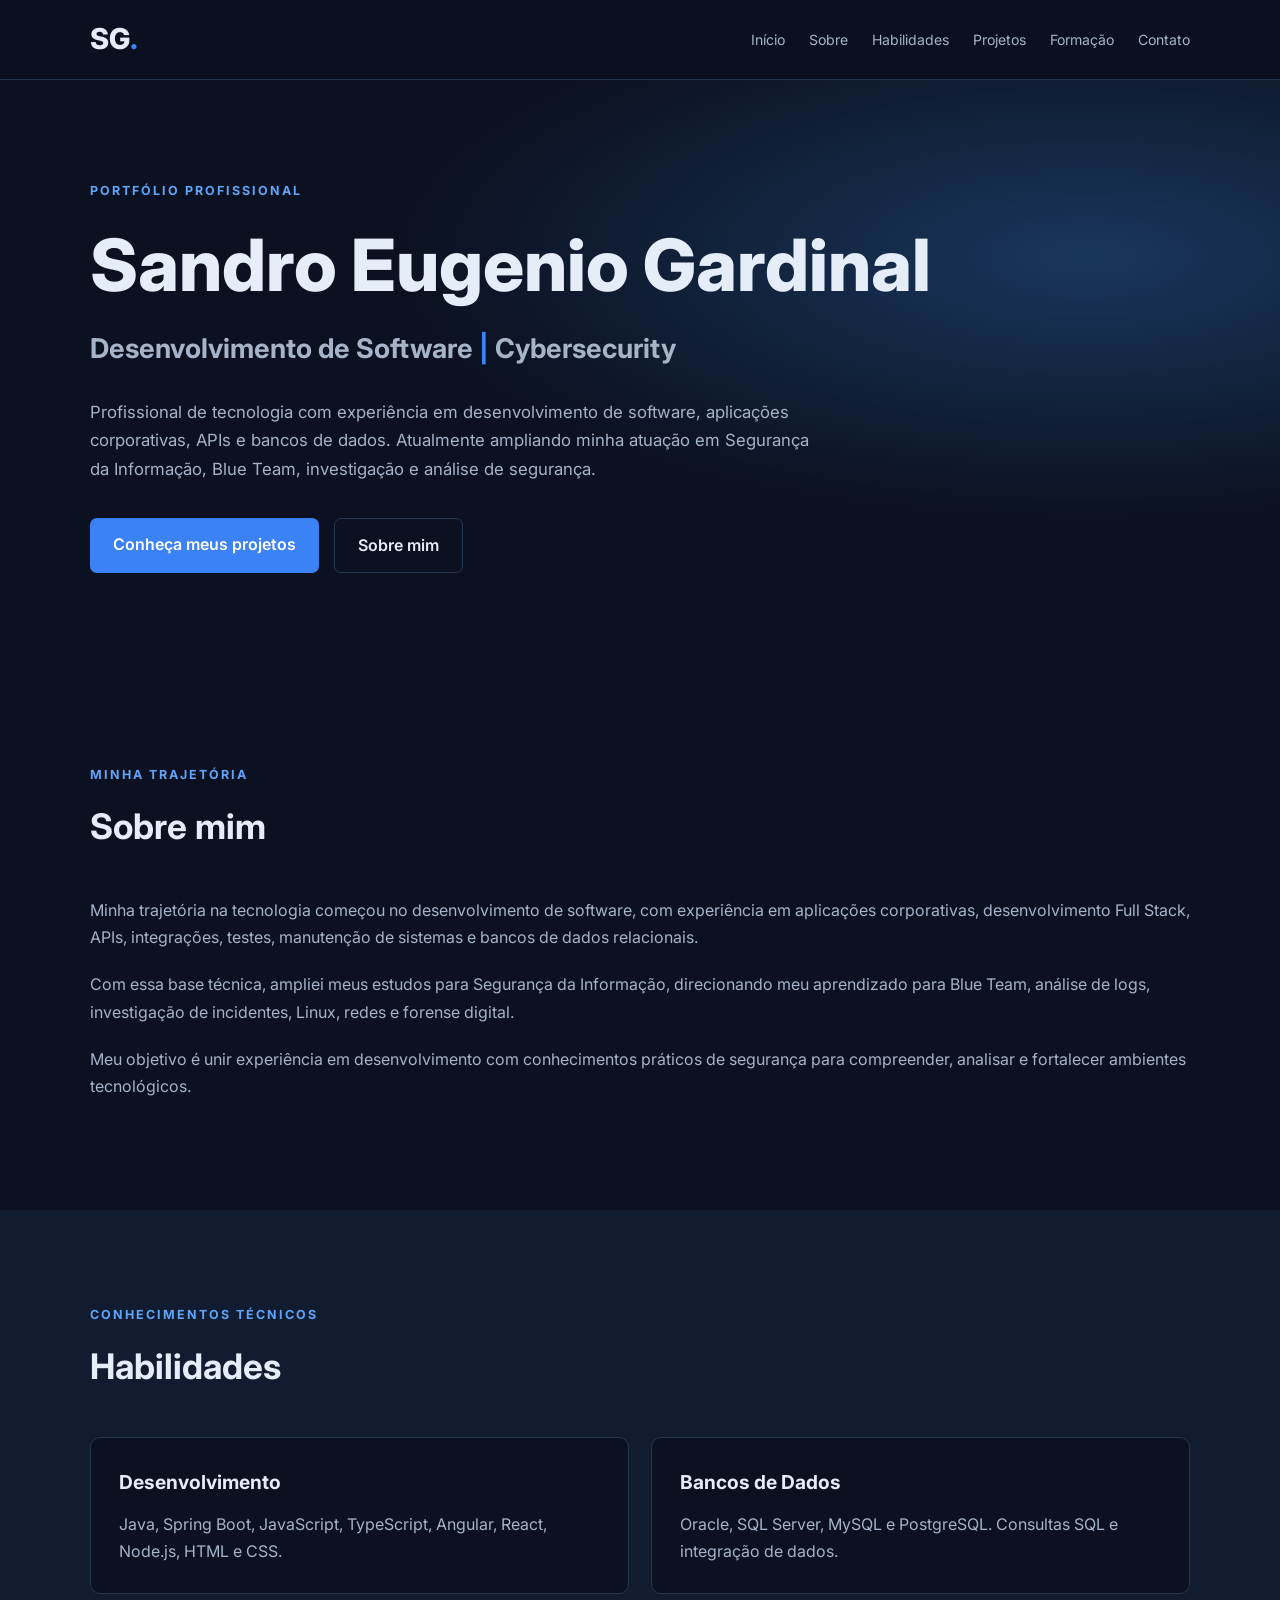
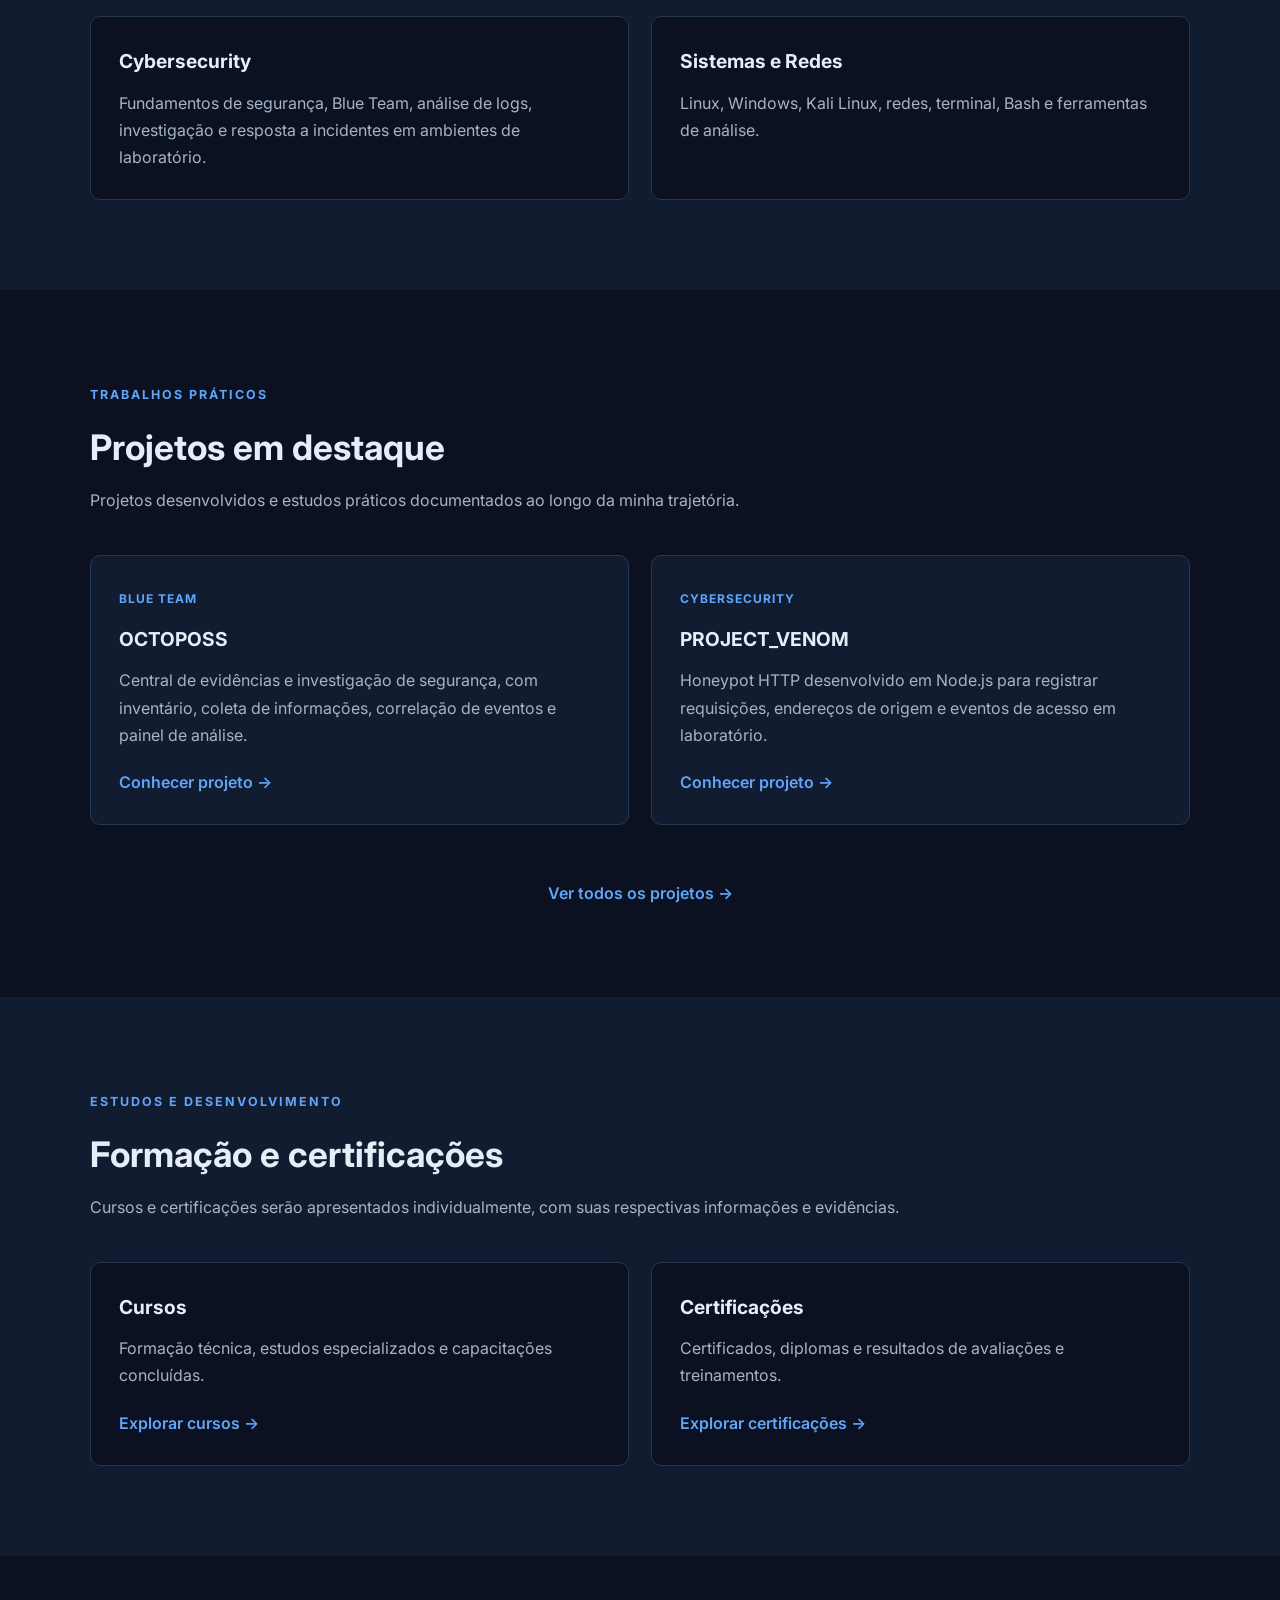
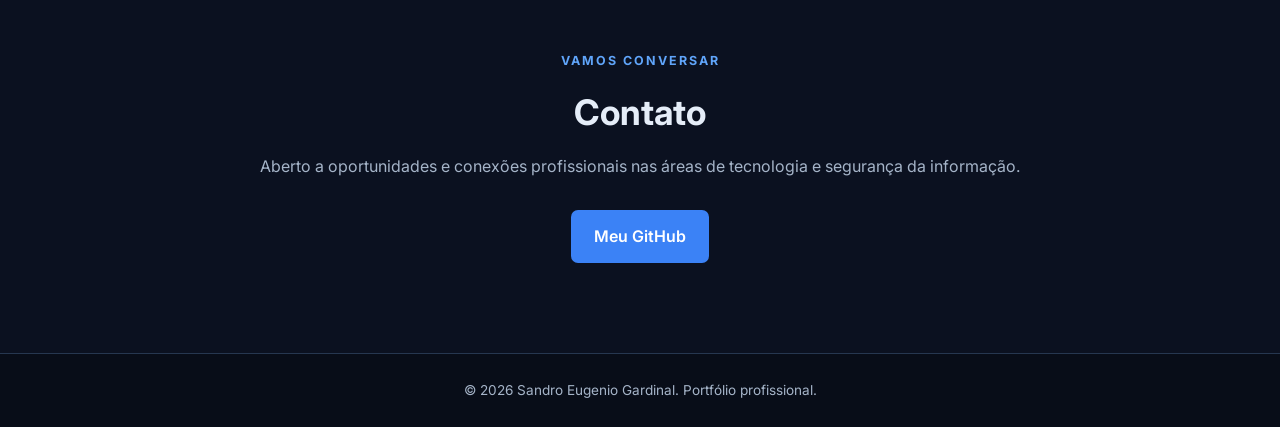
<file: index.html>
<!DOCTYPE html>
<html lang="pt-BR">
<head>
    <meta charset="UTF-8">
    <meta name="viewport" content="width=device-width, initial-scale=1.0">

    <meta name="description" content="Portfólio profissional de Sandro Eugenio Gardinal. Desenvolvimento de software, Cybersecurity, Blue Team e projetos práticos.">

    <meta name="author" content="Sandro Eugenio Gardinal">

    <title>Sandro Gardinal | Portfólio Profissional</title>

    <link rel="stylesheet" href="assets/css/style.css">
</head>

<body>

    <header class="header">
        <nav class="navbar">
            <a href="index.html" class="logo">SG<span>.</span></a>

            <ul class="nav-links">
                <li><a href="#inicio">Início</a></li>
                <li><a href="#sobre">Sobre</a></li>
                <li><a href="#habilidades">Habilidades</a></li>
                <li><a href="#projetos">Projetos</a></li>
                <li><a href="#formacao">Formação</a></li>
                <li><a href="#contato">Contato</a></li>
            </ul>
        </nav>
    </header>

    <main>

        <section id="inicio" class="hero">

            <div class="hero-content">

                <span class="eyebrow">
                    PORTFÓLIO PROFISSIONAL
                </span>

                <h1>
                    Sandro Eugenio Gardinal
                </h1>

                <h2>
                    Desenvolvimento de Software
                    <span>|</span>
                    Cybersecurity
                </h2>

                <p>
                    Profissional de tecnologia com experiência em
                    desenvolvimento de software, aplicações corporativas,
                    APIs e bancos de dados. Atualmente ampliando minha
                    atuação em Segurança da Informação, Blue Team,
                    investigação e análise de segurança.
                </p>

                <div class="hero-buttons">
                    <a href="#projetos" class="btn btn-primary">
                        Conheça meus projetos
                    </a>

                    <a href="#sobre" class="btn btn-secondary">
                        Sobre mim
                    </a>
                </div>

            </div>

        </section>

        <section id="sobre" class="section">

            <div class="section-heading">
                <span class="eyebrow">MINHA TRAJETÓRIA</span>
                <h2>Sobre mim</h2>
            </div>

            <div class="about-content">

                <p>
                    Minha trajetória na tecnologia começou no desenvolvimento
                    de software, com experiência em aplicações corporativas,
                    desenvolvimento Full Stack, APIs, integrações, testes,
                    manutenção de sistemas e bancos de dados relacionais.
                </p>

                <p>
                    Com essa base técnica, ampliei meus estudos para
                    Segurança da Informação, direcionando meu aprendizado
                    para Blue Team, análise de logs, investigação de
                    incidentes, Linux, redes e forense digital.
                </p>

                <p>
                    Meu objetivo é unir experiência em desenvolvimento
                    com conhecimentos práticos de segurança para
                    compreender, analisar e fortalecer ambientes tecnológicos.
                </p>

            </div>

        </section>

        <section id="habilidades" class="section section-alt">

            <div class="section-heading">
                <span class="eyebrow">CONHECIMENTOS TÉCNICOS</span>
                <h2>Habilidades</h2>
            </div>

            <div class="skills-grid">

                <article class="skill-card">
                    <h3>Desenvolvimento</h3>
                    <p>
                        Java, Spring Boot, JavaScript, TypeScript,
                        Angular, React, Node.js, HTML e CSS.
                    </p>
                </article>

                <article class="skill-card">
                    <h3>Bancos de Dados</h3>
                    <p>
                        Oracle, SQL Server, MySQL e PostgreSQL.
                        Consultas SQL e integração de dados.
                    </p>
                </article>

                <article class="skill-card">
                    <h3>Cybersecurity</h3>
                    <p>
                        Fundamentos de segurança, Blue Team,
                        análise de logs, investigação e resposta
                        a incidentes em ambientes de laboratório.
                    </p>
                </article>

                <article class="skill-card">
                    <h3>Sistemas e Redes</h3>
                    <p>
                        Linux, Windows, Kali Linux, redes,
                        terminal, Bash e ferramentas de análise.
                    </p>
                </article>

            </div>

        </section>

        <section id="projetos" class="section">

            <div class="section-heading">
                <span class="eyebrow">TRABALHOS PRÁTICOS</span>
                <h2>Projetos em destaque</h2>
                <p>
                    Projetos desenvolvidos e estudos práticos
                    documentados ao longo da minha trajetória.
                </p>
            </div>

            <div class="projects-grid">

                <article class="project-card">
                    <span class="project-category">BLUE TEAM</span>

                    <h3>OCTOPOSS</h3>

                    <p>
                        Central de evidências e investigação de segurança,
                        com inventário, coleta de informações,
                        correlação de eventos e painel de análise.
                    </p>

                    <a href="projetos/octoposs.html">
                        Conhecer projeto →
                    </a>
                </article>

                <article class="project-card">
                    <span class="project-category">CYBERSECURITY</span>

                    <h3>PROJECT_VENOM</h3>

                    <p>
                        Honeypot HTTP desenvolvido em Node.js para
                        registrar requisições, endereços de origem
                        e eventos de acesso em laboratório.
                    </p>

                    <a href="projetos/project-venom.html">
                        Conhecer projeto →
                    </a>
                </article>

            </div>

            <div class="center-action">
                <a href="projetos/index.html" class="text-link">
                    Ver todos os projetos →
                </a>
            </div>

        </section>

        <section id="formacao" class="section section-alt">

            <div class="section-heading">
                <span class="eyebrow">ESTUDOS E DESENVOLVIMENTO</span>
                <h2>Formação e certificações</h2>
                <p>
                    Cursos e certificações serão apresentados
                    individualmente, com suas respectivas informações
                    e evidências.
                </p>
            </div>

            <div class="formation-grid">

                <article class="formation-card">
                    <h3>Cursos</h3>
                    <p>
                        Formação técnica, estudos especializados
                        e capacitações concluídas.
                    </p>
                    <a href="cursos/index.html">
                        Explorar cursos →
                    </a>
                </article>

                <article class="formation-card">
                    <h3>Certificações</h3>
                    <p>
                        Certificados, diplomas e resultados
                        de avaliações e treinamentos.
                    </p>
                    <a href="certificacoes/index.html">
                        Explorar certificações →
                    </a>
                </article>

            </div>

        </section>

        <section id="contato" class="section contact-section">

            <div class="section-heading">
                <span class="eyebrow">VAMOS CONVERSAR</span>
                <h2>Contato</h2>
                <p>
                    Aberto a oportunidades e conexões profissionais
                    nas áreas de tecnologia e segurança da informação.
                </p>
            </div>

            <a
                href="https://github.com/sandro469"
                target="_blank"
                rel="noopener noreferrer"
                class="btn btn-primary">
                Meu GitHub
            </a>

        </section>

    </main>

    <footer class="footer">
        <p>
            © <span id="current-year">2026</span>
            Sandro Eugenio Gardinal. Portfólio profissional.
        </p>
    </footer>

    <script src="assets/js/script.js"></script>

</body>
</html>
</file>
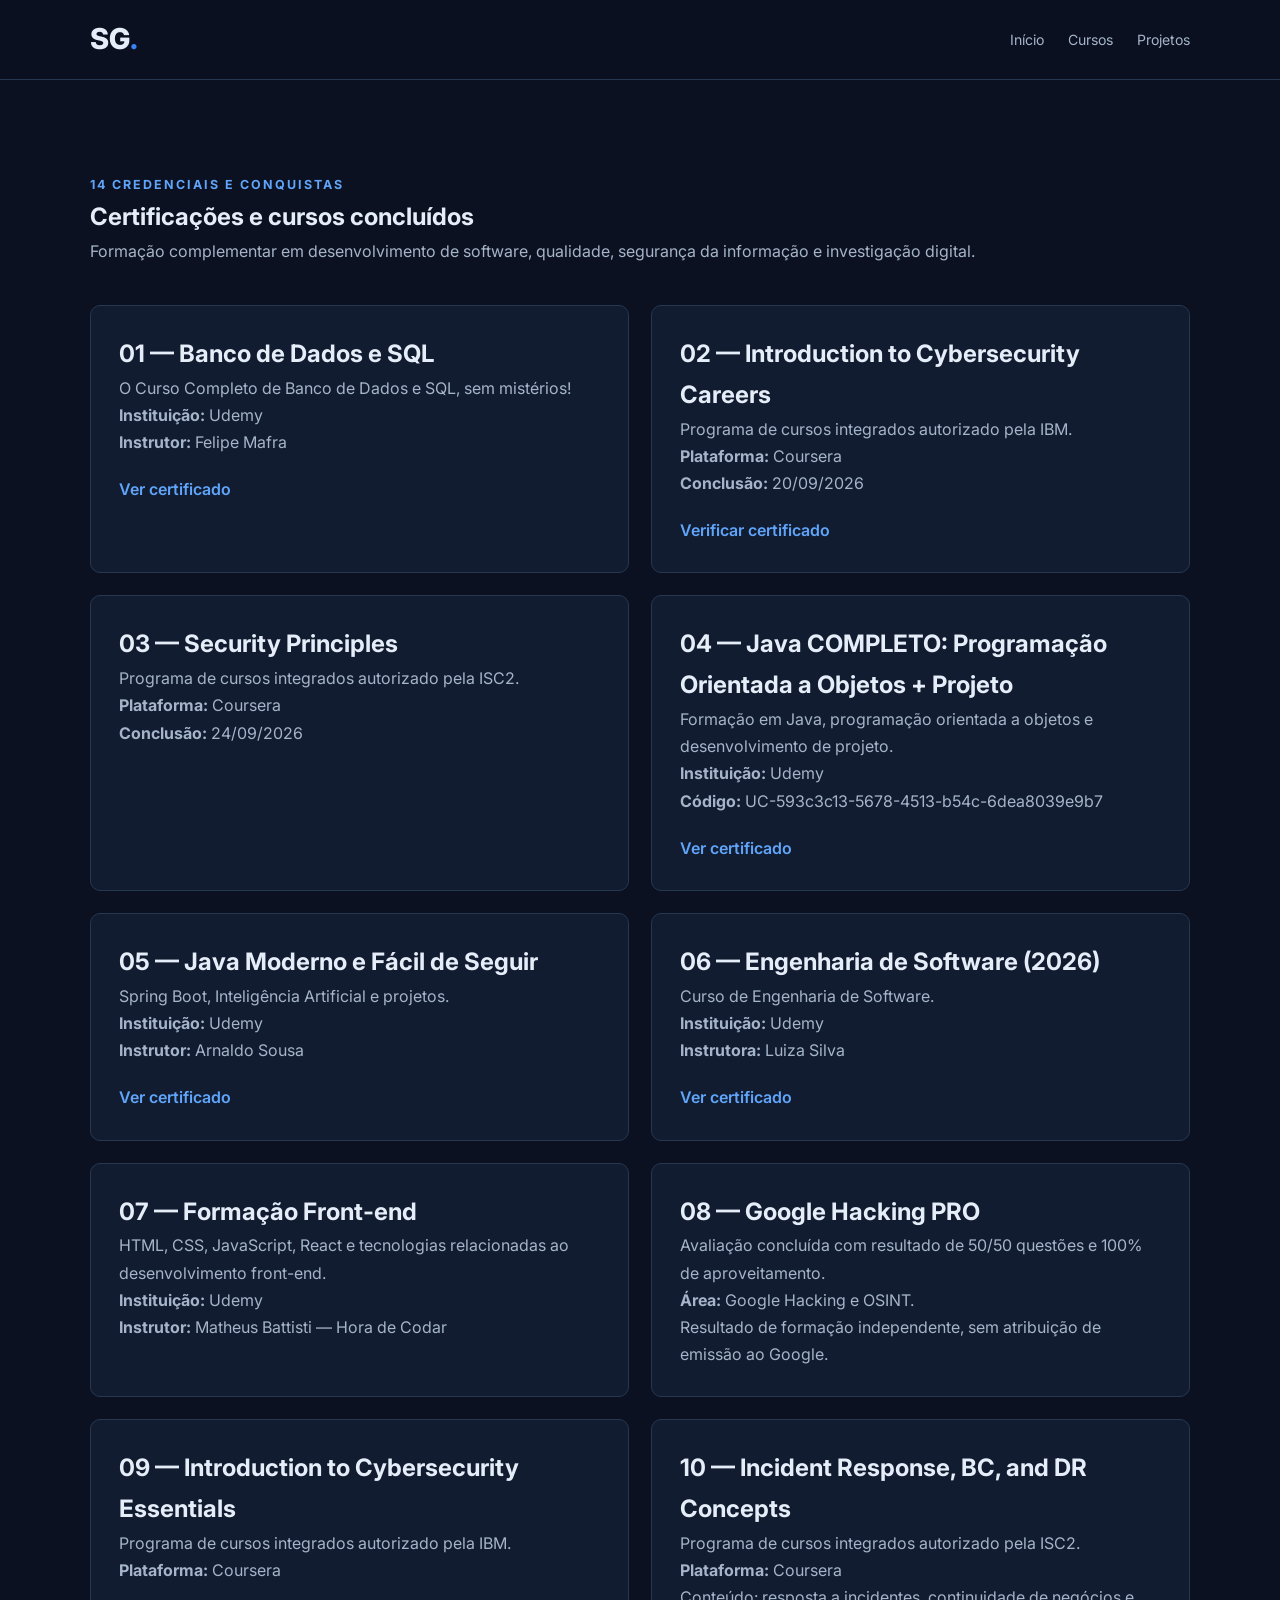
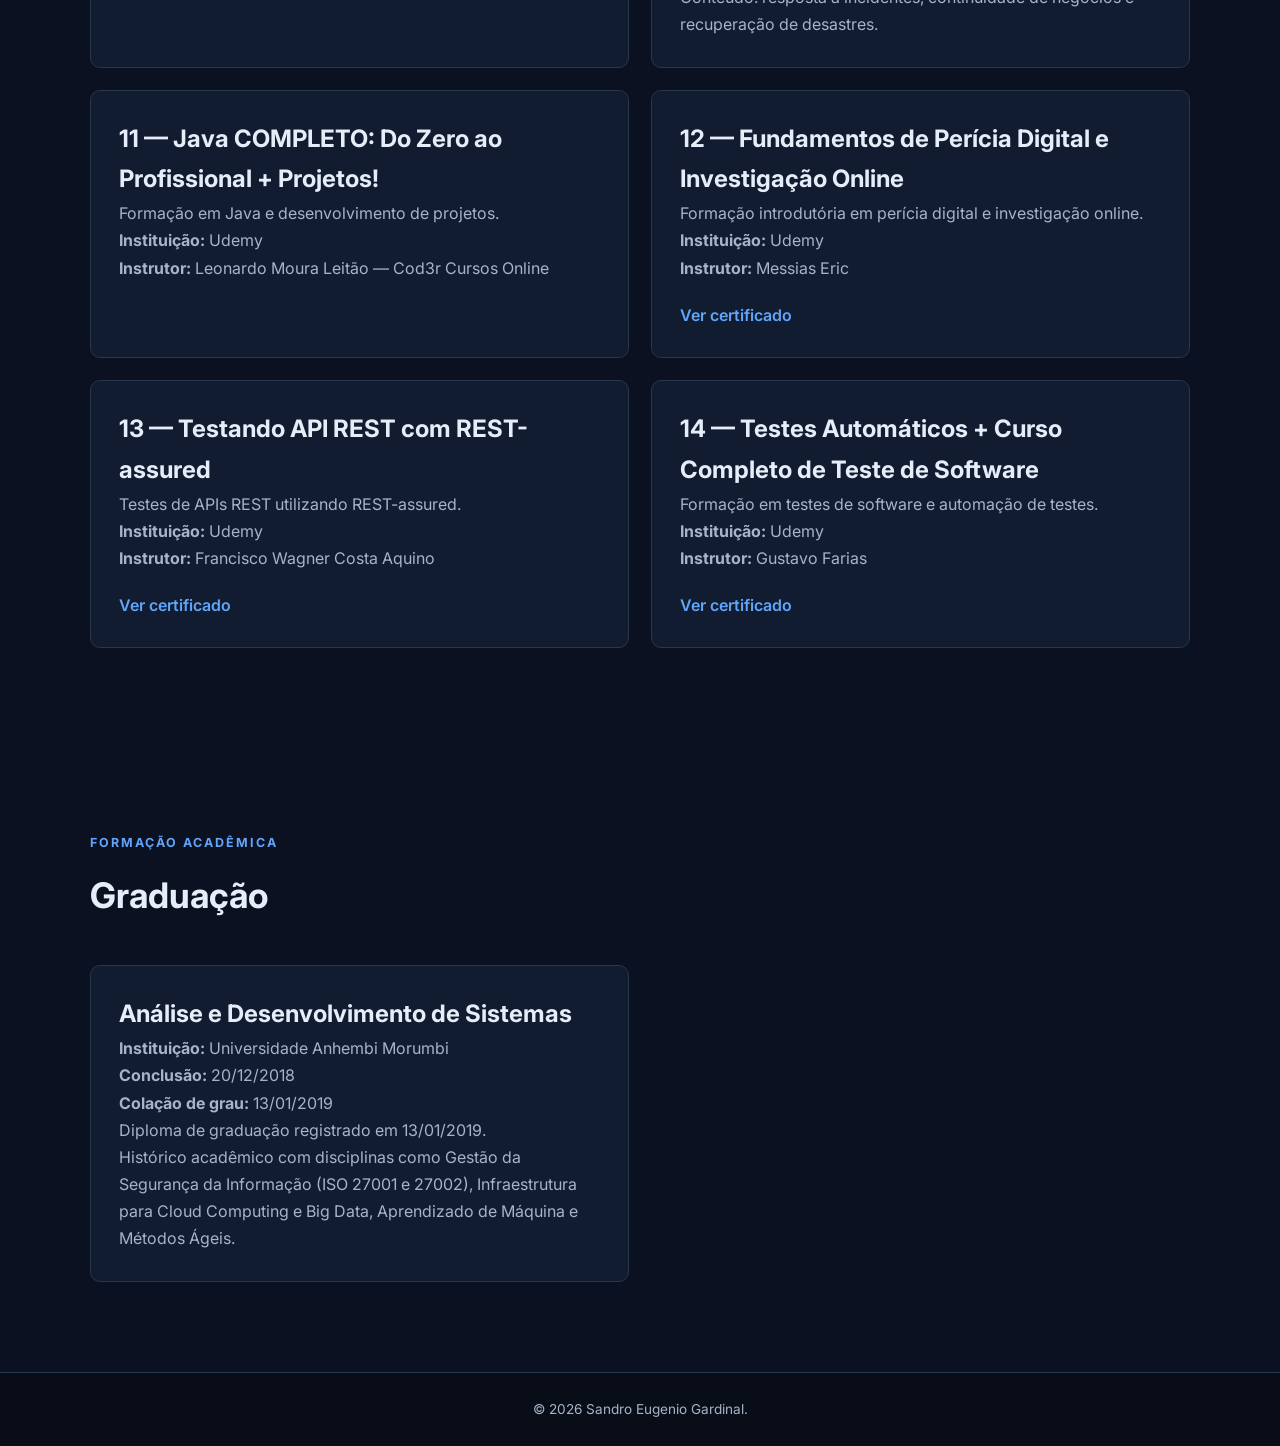
<file: certificacoes/index.html>
<!DOCTYPE html>
<html lang="pt-BR">
<head>
<meta charset="UTF-8">
<meta name="viewport" content="width=device-width, initial-scale=1.0">
<title>Certificações | Sandro Gardinal</title>
<link rel="stylesheet" href="../assets/css/style.css">
</head>
<body>
<header class="header">
<nav class="navbar">
<a href="../index.html" class="logo">SG<span>.</span></a>
<ul class="nav-links">
<li><a href="../index.html">Início</a></li>
<li><a href="../cursos/">Cursos</a></li>
<li><a href="../projetos/">Projetos</a></li>
</ul>
</nav>
</header>

<main>
<section class="section">
<div class="section-heading">
<span class="eyebrow">14 CREDENCIAIS E CONQUISTAS</span>
<h1>Certificações e cursos concluídos</h1>
<p>Formação complementar em desenvolvimento de software, qualidade, segurança da informação e investigação digital.</p>
</div>

<div class="projects-grid">

<article class="project-card">
<h2>01 — Banco de Dados e SQL</h2>
<p>O Curso Completo de Banco de Dados e SQL, sem mistérios!</p>
<p><strong>Instituição:</strong> Udemy</p>
<p><strong>Instrutor:</strong> Felipe Mafra</p>
<a href="https://ude.my/UC-08a621ca-7668-478b-8b24-cdc9ae4a3729" target="_blank" rel="noopener">Ver certificado</a>
</article>

<article class="project-card">
<h2>02 — Introduction to Cybersecurity Careers</h2>
<p>Programa de cursos integrados autorizado pela IBM.</p>
<p><strong>Plataforma:</strong> Coursera</p>
<p><strong>Conclusão:</strong> 20/09/2026</p>
<a href="https://coursera.org/verify/1D3Z2FB4UCXB" target="_blank" rel="noopener">Verificar certificado</a>
</article>

<article class="project-card">
<h2>03 — Security Principles</h2>
<p>Programa de cursos integrados autorizado pela ISC2.</p>
<p><strong>Plataforma:</strong> Coursera</p>
<p><strong>Conclusão:</strong> 24/09/2026</p>
</article>

<article class="project-card">
<h2>04 — Java COMPLETO: Programação Orientada a Objetos + Projeto</h2>
<p>Formação em Java, programação orientada a objetos e desenvolvimento de projeto.</p>
<p><strong>Instituição:</strong> Udemy</p>
<p><strong>Código:</strong> UC-593c3c13-5678-4513-b54c-6dea8039e9b7</p>
<a href="https://ude.my/UC-593c3c13-5678-4513-b54c-6dea8039e9b7" target="_blank" rel="noopener">Ver certificado</a>
</article>

<article class="project-card">
<h2>05 — Java Moderno e Fácil de Seguir</h2>
<p>Spring Boot, Inteligência Artificial e projetos.</p>
<p><strong>Instituição:</strong> Udemy</p>
<p><strong>Instrutor:</strong> Arnaldo Sousa</p>
<a href="https://ude.my/UC-8ca66294-c5c0-4063-878f-4d91623a1a75" target="_blank" rel="noopener">Ver certificado</a>
</article>

<article class="project-card">
<h2>06 — Engenharia de Software (2026)</h2>
<p>Curso de Engenharia de Software.</p>
<p><strong>Instituição:</strong> Udemy</p>
<p><strong>Instrutora:</strong> Luiza Silva</p>
<a href="https://ude.my/UC-bfe8e700-c1c6-4bc9-8a67-e3bffde448ad" target="_blank" rel="noopener">Ver certificado</a>
</article>

<article class="project-card">
<h2>07 — Formação Front-end</h2>
<p>HTML, CSS, JavaScript, React e tecnologias relacionadas ao desenvolvimento front-end.</p>
<p><strong>Instituição:</strong> Udemy</p>
<p><strong>Instrutor:</strong> Matheus Battisti — Hora de Codar</p>
</article>

<article class="project-card">
<h2>08 — Google Hacking PRO</h2>
<p>Avaliação concluída com resultado de 50/50 questões e 100% de aproveitamento.</p>
<p><strong>Área:</strong> Google Hacking e OSINT.</p>
<p>Resultado de formação independente, sem atribuição de emissão ao Google.</p>
</article>

<article class="project-card">
<h2>09 — Introduction to Cybersecurity Essentials</h2>
<p>Programa de cursos integrados autorizado pela IBM.</p>
<p><strong>Plataforma:</strong> Coursera</p>
</article>

<article class="project-card">
<h2>10 — Incident Response, BC, and DR Concepts</h2>
<p>Programa de cursos integrados autorizado pela ISC2.</p>
<p><strong>Plataforma:</strong> Coursera</p>
<p>Conteúdo: resposta a incidentes, continuidade de negócios e recuperação de desastres.</p>
</article>

<article class="project-card">
<h2>11 — Java COMPLETO: Do Zero ao Profissional + Projetos!</h2>
<p>Formação em Java e desenvolvimento de projetos.</p>
<p><strong>Instituição:</strong> Udemy</p>
<p><strong>Instrutor:</strong> Leonardo Moura Leitão — Cod3r Cursos Online</p>
</article>

<article class="project-card">
<h2>12 — Fundamentos de Perícia Digital e Investigação Online</h2>
<p>Formação introdutória em perícia digital e investigação online.</p>
<p><strong>Instituição:</strong> Udemy</p>
<p><strong>Instrutor:</strong> Messias Eric</p>
<a href="https://ude.my/UC-66e65429-2c4d-49c8-9278-554a51aa9697" target="_blank" rel="noopener">Ver certificado</a>
</article>

<article class="project-card">
<h2>13 — Testando API REST com REST-assured</h2>
<p>Testes de APIs REST utilizando REST-assured.</p>
<p><strong>Instituição:</strong> Udemy</p>
<p><strong>Instrutor:</strong> Francisco Wagner Costa Aquino</p>
<a href="https://ude.my/UC-df3b87cc-3219-4ecd-8967-2ca8723038cb" target="_blank" rel="noopener">Ver certificado</a>
</article>

<article class="project-card">
<h2>14 — Testes Automáticos + Curso Completo de Teste de Software</h2>
<p>Formação em testes de software e automação de testes.</p>
<p><strong>Instituição:</strong> Udemy</p>
<p><strong>Instrutor:</strong> Gustavo Farias</p>
<a href="https://ude.my/UC-80da1836-7cfb-46c2-a023-6cf7556bbe98" target="_blank" rel="noopener">Ver certificado</a>
</article>

</div>
</section>

<section class="section">
<div class="section-heading">
<span class="eyebrow">FORMAÇÃO ACADÊMICA</span>
<h2>Graduação</h2>
</div>
<div class="projects-grid">
<article class="project-card">
<h2>Análise e Desenvolvimento de Sistemas</h2>
<p><strong>Instituição:</strong> Universidade Anhembi Morumbi</p>
<p><strong>Conclusão:</strong> 20/12/2018</p>
<p><strong>Colação de grau:</strong> 13/01/2019</p>
<p>Diploma de graduação registrado em 13/01/2019.</p>
<p>Histórico acadêmico com disciplinas como Gestão da Segurança da Informação (ISO 27001 e 27002), Infraestrutura para Cloud Computing e Big Data, Aprendizado de Máquina e Métodos Ágeis.</p>
</article>
</div>
</section>
</main>

<footer class="footer">
<p>© 2026 Sandro Eugenio Gardinal.</p>
</footer>
</body>
</html>
</file>
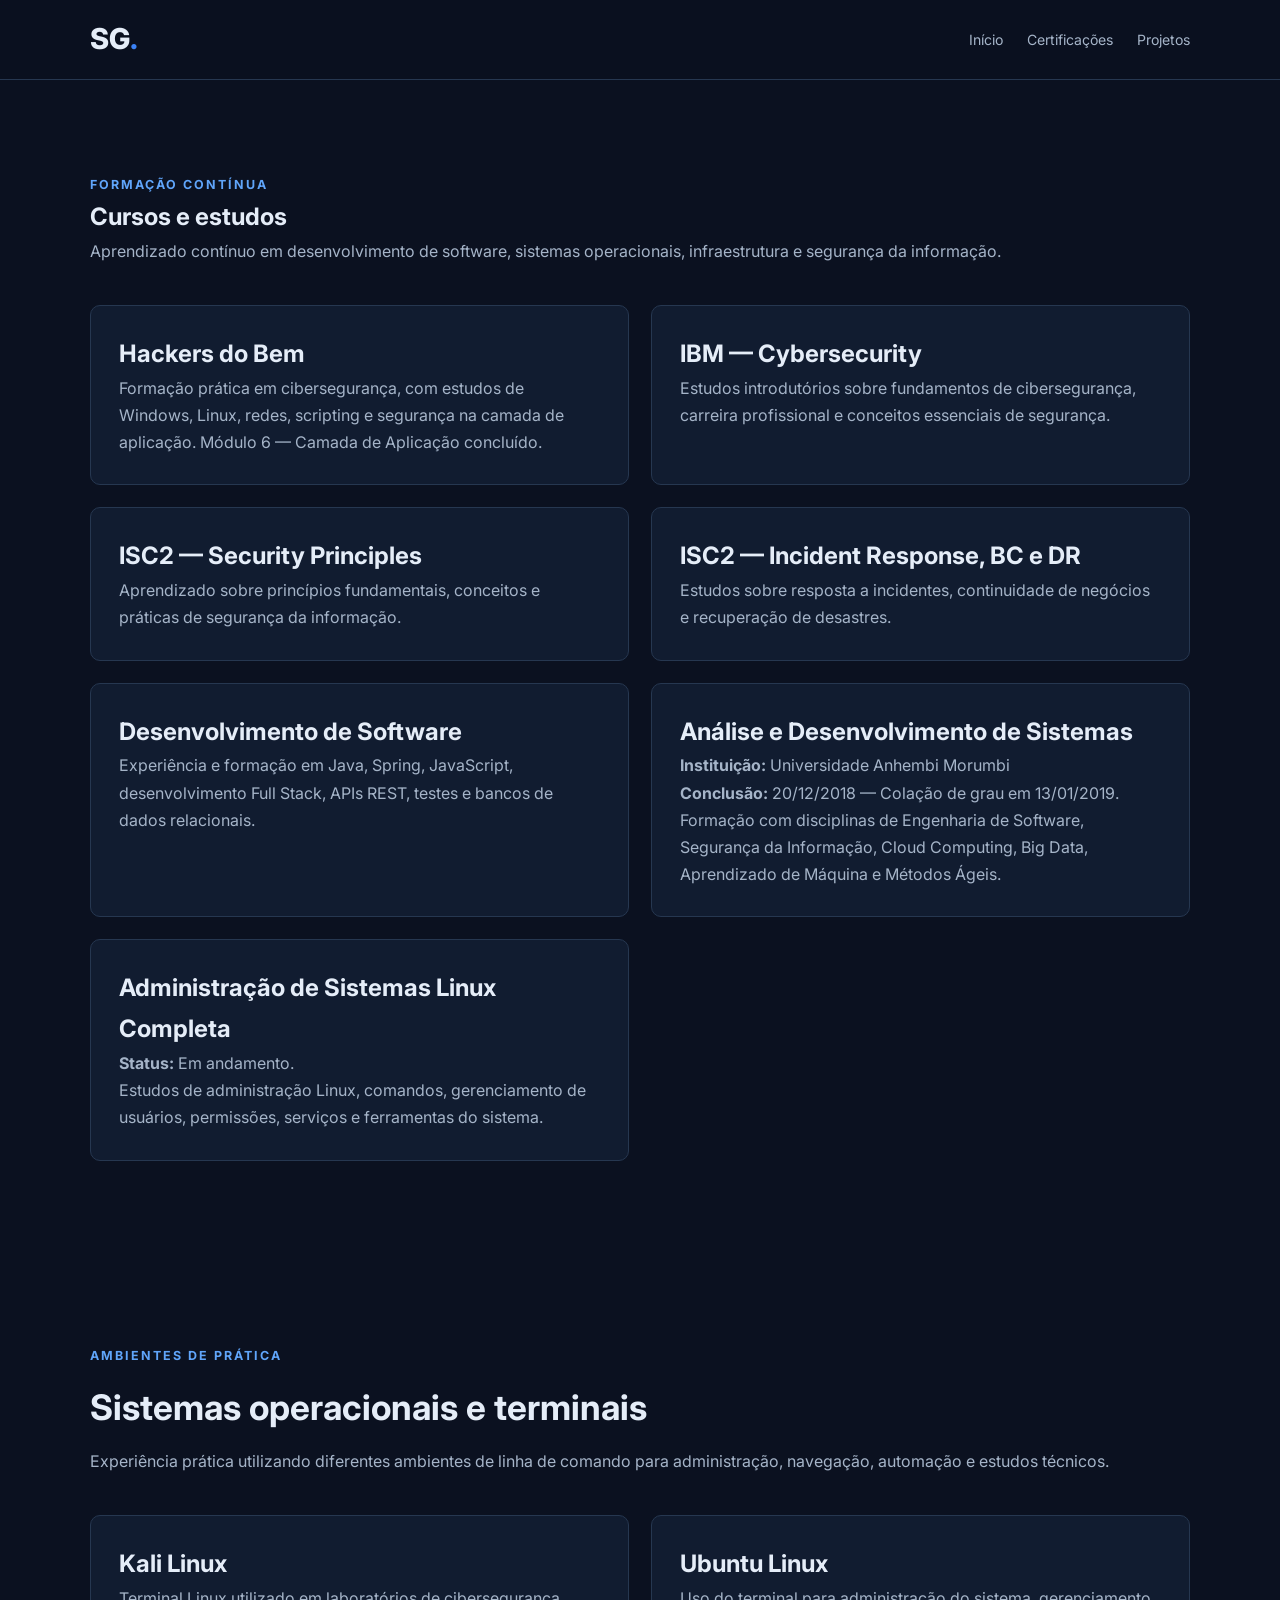
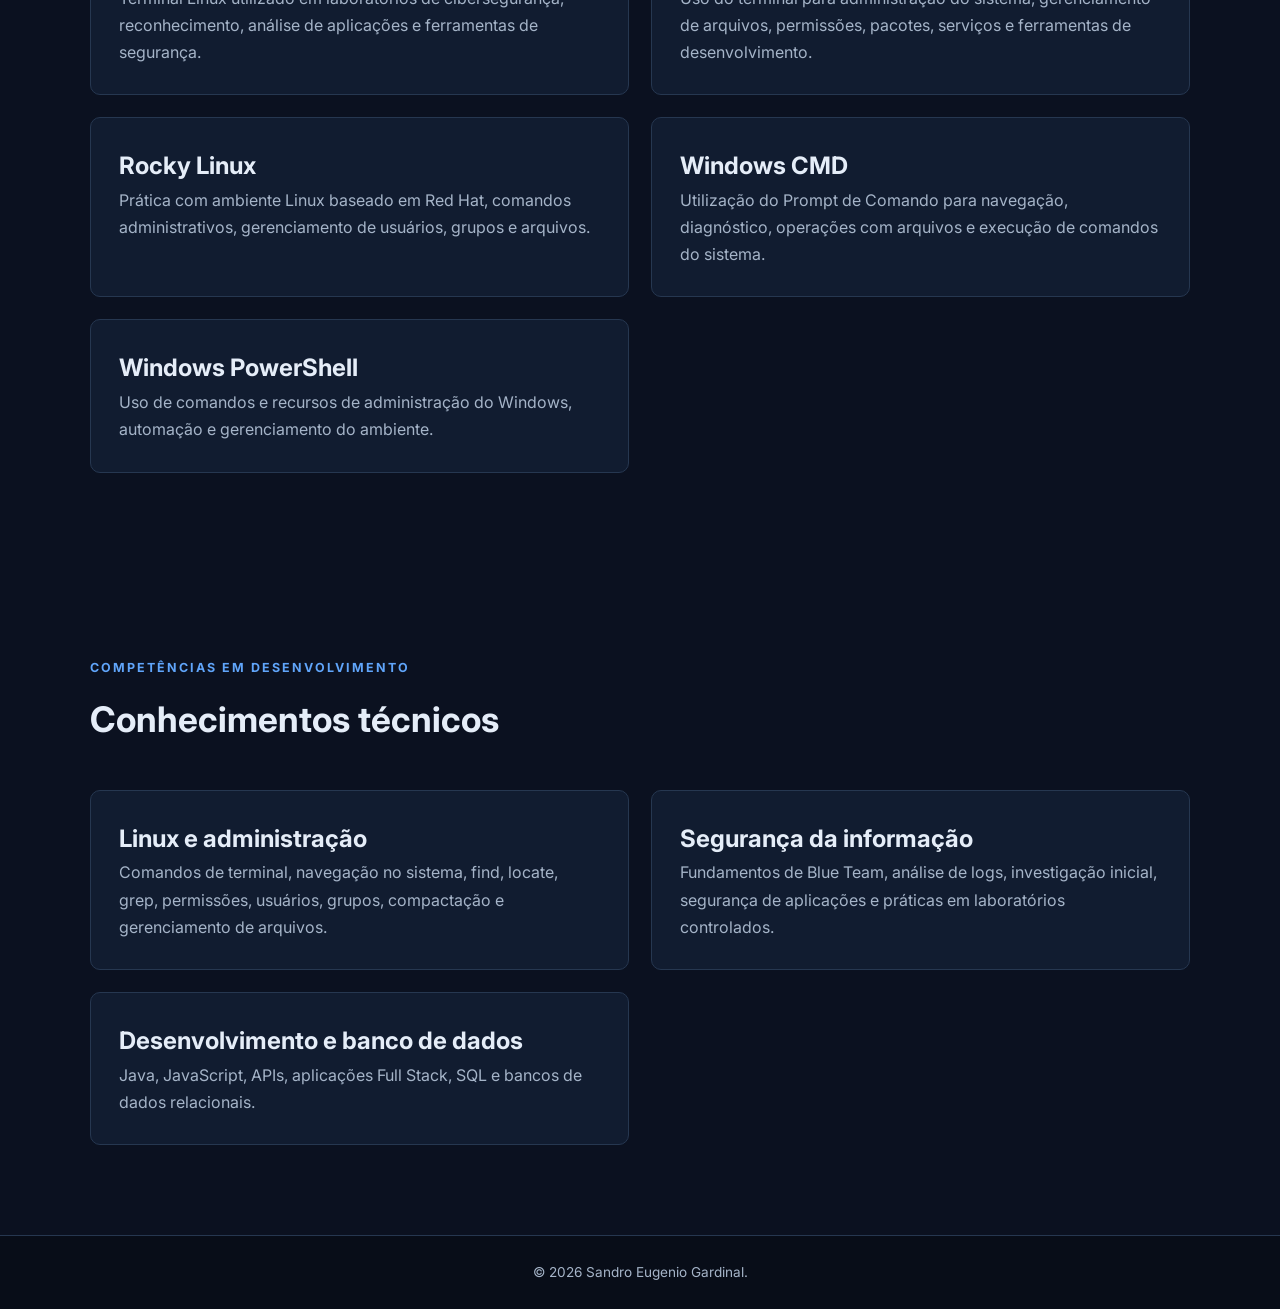
<file: cursos/index.html>
<!DOCTYPE html>
<html lang="pt-BR">
<head>
<meta charset="UTF-8">
<meta name="viewport" content="width=device-width, initial-scale=1.0">
<title>Cursos e Competências | Sandro Gardinal</title>
<link rel="stylesheet" href="../assets/css/style.css">
</head>
<body>
<header class="header"><nav class="navbar">
<a href="../index.html" class="logo">SG<span>.</span></a>
<ul class="nav-links">
<li><a href="../index.html">Início</a></li>
<li><a href="../certificacoes/">Certificações</a></li>
<li><a href="../projetos/">Projetos</a></li>
</ul>
</nav></header>
<main>
<section class="section">
<div class="section-heading">
<span class="eyebrow">FORMAÇÃO CONTÍNUA</span>
<h1>Cursos e estudos</h1>
<p>Aprendizado contínuo em desenvolvimento de software, sistemas operacionais, infraestrutura e segurança da informação.</p>
</div>
<div class="projects-grid">
<article class="project-card">
<h2>Hackers do Bem</h2>
<p>Formação prática em cibersegurança, com estudos de Windows, Linux, redes, scripting e segurança na camada de aplicação. Módulo 6 — Camada de Aplicação concluído.</p>
</article>
<article class="project-card">
<h2>IBM — Cybersecurity</h2>
<p>Estudos introdutórios sobre fundamentos de cibersegurança, carreira profissional e conceitos essenciais de segurança.</p>
</article>
<article class="project-card">
<h2>ISC2 — Security Principles</h2>
<p>Aprendizado sobre princípios fundamentais, conceitos e práticas de segurança da informação.</p>
</article>
<article class="project-card">
<h2>ISC2 — Incident Response, BC e DR</h2>
<p>Estudos sobre resposta a incidentes, continuidade de negócios e recuperação de desastres.</p>
</article>
<article class="project-card">
<h2>Desenvolvimento de Software</h2>
<p>Experiência e formação em Java, Spring, JavaScript, desenvolvimento Full Stack, APIs REST, testes e bancos de dados relacionais.</p>
</article>
<article class="project-card">
<h2>Análise e Desenvolvimento de Sistemas</h2>
<p><strong>Instituição:</strong> Universidade Anhembi Morumbi</p>
<p><strong>Conclusão:</strong> 20/12/2018 — Colação de grau em 13/01/2019.</p>
<p>Formação com disciplinas de Engenharia de Software, Segurança da Informação, Cloud Computing, Big Data, Aprendizado de Máquina e Métodos Ágeis.</p>
</article>
<article class="project-card">
<h2>Administração de Sistemas Linux Completa</h2>
<p><strong>Status:</strong> Em andamento.</p>
<p>Estudos de administração Linux, comandos, gerenciamento de usuários, permissões, serviços e ferramentas do sistema.</p>
</article>
</div>
</section>
<section class="section">
<div class="section-heading">
<span class="eyebrow">AMBIENTES DE PRÁTICA</span>
<h2>Sistemas operacionais e terminais</h2>
<p>Experiência prática utilizando diferentes ambientes de linha de comando para administração, navegação, automação e estudos técnicos.</p>
</div>
<div class="projects-grid">
<article class="project-card">
<h2>Kali Linux</h2>
<p>Terminal Linux utilizado em laboratórios de cibersegurança, reconhecimento, análise de aplicações e ferramentas de segurança.</p>
</article>
<article class="project-card">
<h2>Ubuntu Linux</h2>
<p>Uso do terminal para administração do sistema, gerenciamento de arquivos, permissões, pacotes, serviços e ferramentas de desenvolvimento.</p>
</article>
<article class="project-card">
<h2>Rocky Linux</h2>
<p>Prática com ambiente Linux baseado em Red Hat, comandos administrativos, gerenciamento de usuários, grupos e arquivos.</p>
</article>
<article class="project-card">
<h2>Windows CMD</h2>
<p>Utilização do Prompt de Comando para navegação, diagnóstico, operações com arquivos e execução de comandos do sistema.</p>
</article>
<article class="project-card">
<h2>Windows PowerShell</h2>
<p>Uso de comandos e recursos de administração do Windows, automação e gerenciamento do ambiente.</p>
</article>
</div>
</section>
<section class="section">
<div class="section-heading">
<span class="eyebrow">COMPETÊNCIAS EM DESENVOLVIMENTO</span>
<h2>Conhecimentos técnicos</h2>
</div>
<div class="projects-grid">
<article class="project-card">
<h2>Linux e administração</h2>
<p>Comandos de terminal, navegação no sistema, find, locate, grep, permissões, usuários, grupos, compactação e gerenciamento de arquivos.</p>
</article>
<article class="project-card">
<h2>Segurança da informação</h2>
<p>Fundamentos de Blue Team, análise de logs, investigação inicial, segurança de aplicações e práticas em laboratórios controlados.</p>
</article>
<article class="project-card">
<h2>Desenvolvimento e banco de dados</h2>
<p>Java, JavaScript, APIs, aplicações Full Stack, SQL e bancos de dados relacionais.</p>
</article>
</div>
</section>
</main>
<footer class="footer"><p>© 2026 Sandro Eugenio Gardinal.</p></footer>
</body>
</html>
</file>
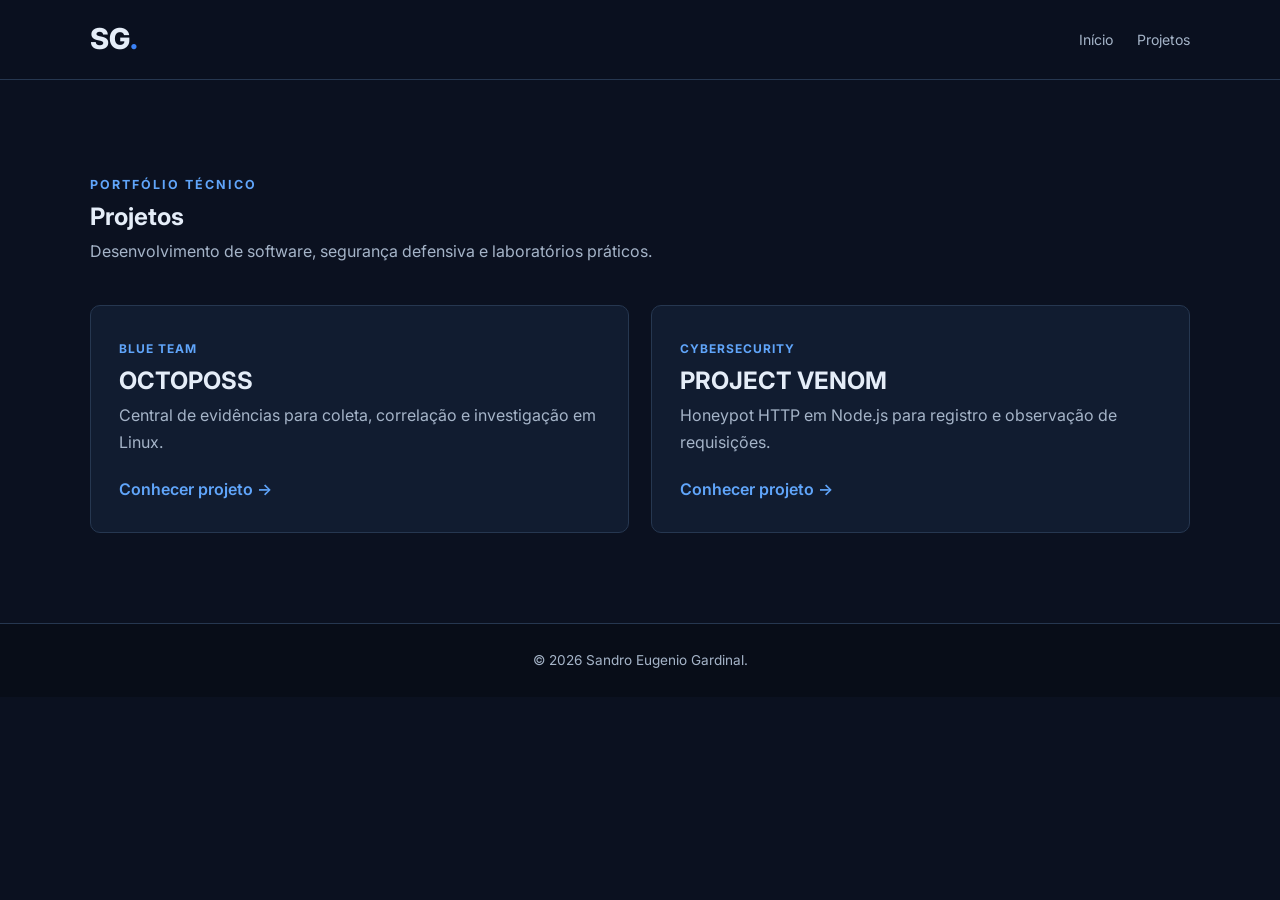
<file: projetos/index.html>
<!DOCTYPE html>
<html lang="pt-BR">
<head>
<meta charset="UTF-8">
<meta name="viewport" content="width=device-width, initial-scale=1.0">
<title>Projetos | Sandro Gardinal</title>
<link rel="stylesheet" href="../assets/css/style.css">
</head>
<body>
<header class="header"><nav class="navbar">
<a href="../index.html" class="logo">SG<span>.</span></a>
<ul class="nav-links"><li><a href="../index.html">Início</a></li><li><a href="../index.html#projetos">Projetos</a></li></ul>
</nav></header>
<main>
<section class="section">
<div class="section-heading"><span class="eyebrow">PORTFÓLIO TÉCNICO</span><h1>Projetos</h1><p>Desenvolvimento de software, segurança defensiva e laboratórios práticos.</p></div>
<div class="projects-grid">
<article class="project-card"><span class="project-category">BLUE TEAM</span><h2>OCTOPOSS</h2><p>Central de evidências para coleta, correlação e investigação em Linux.</p><a href="octoposs.html">Conhecer projeto →</a></article>
<article class="project-card"><span class="project-category">CYBERSECURITY</span><h2>PROJECT VENOM</h2><p>Honeypot HTTP em Node.js para registro e observação de requisições.</p><a href="project-venom.html">Conhecer projeto →</a></article>
</div>
</section>
</main>
<footer class="footer"><p>© 2026 Sandro Eugenio Gardinal.</p></footer>
</body>
</html>
</file>
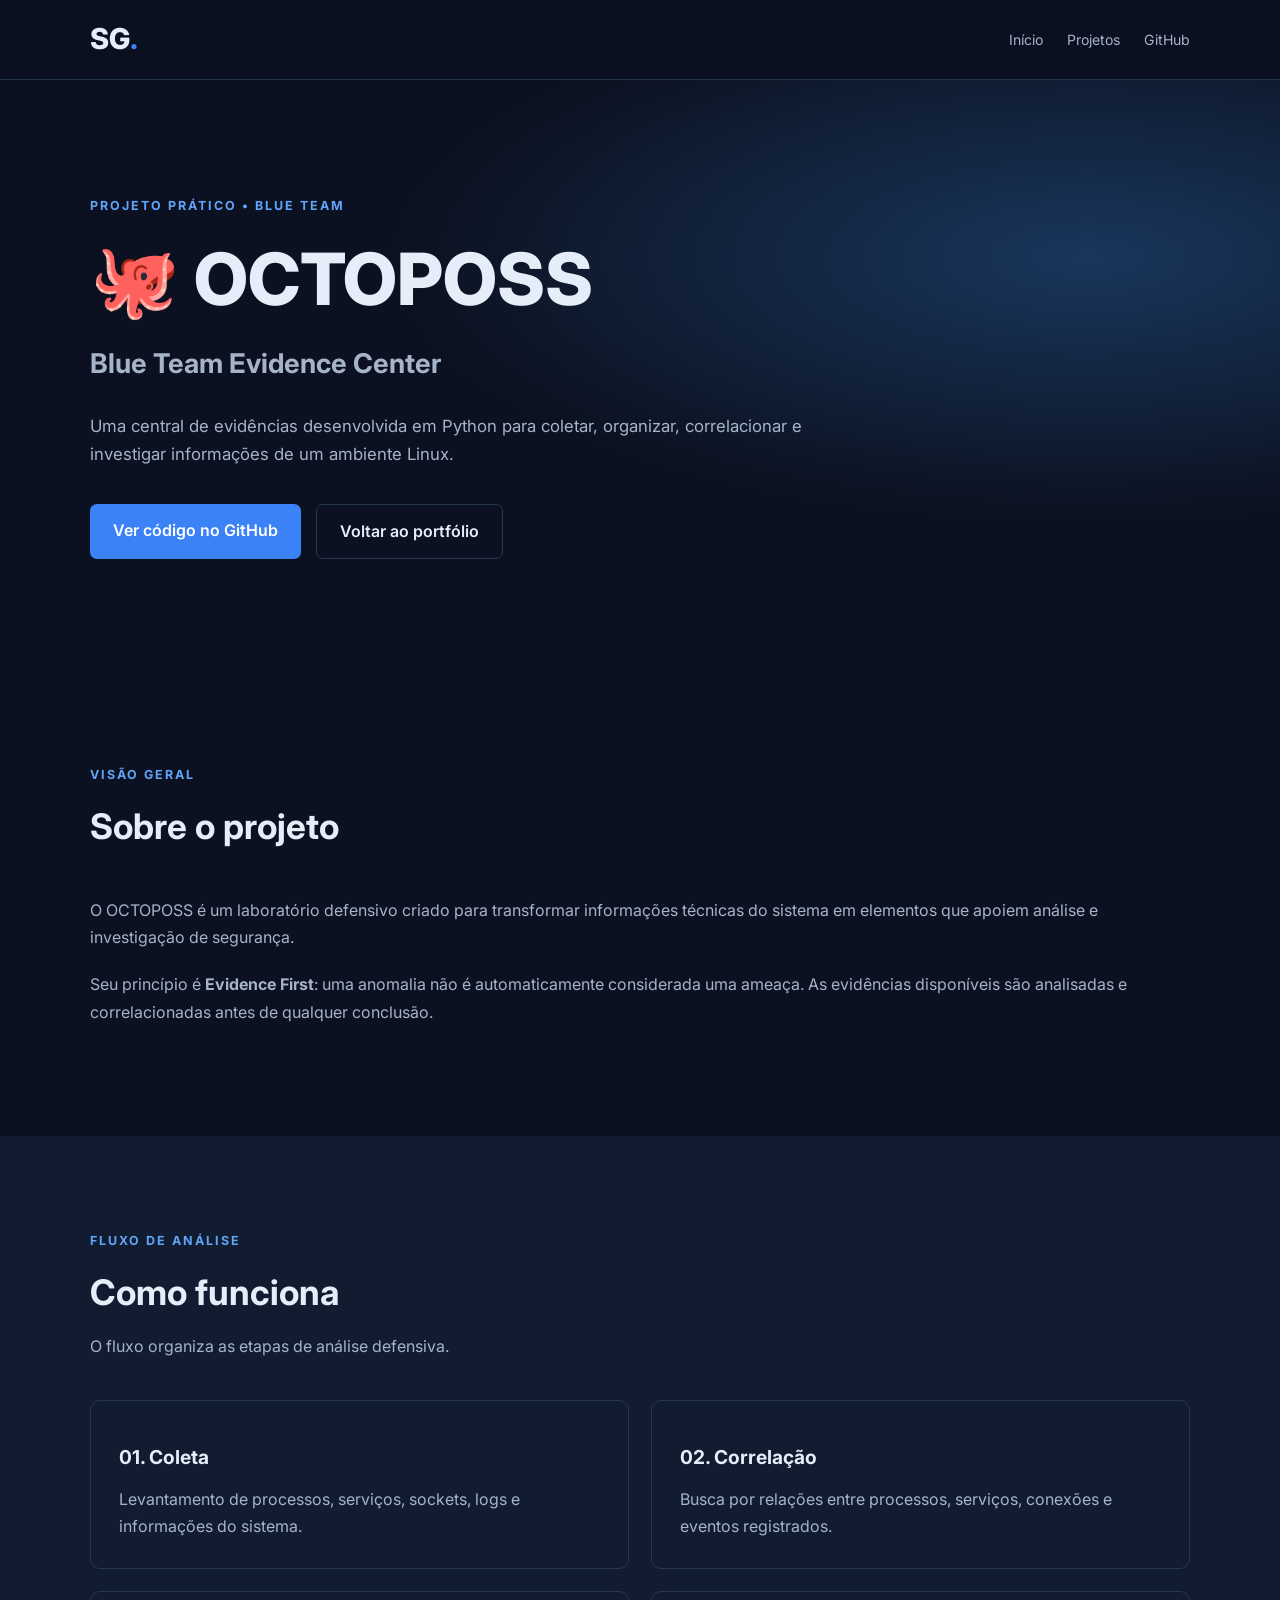
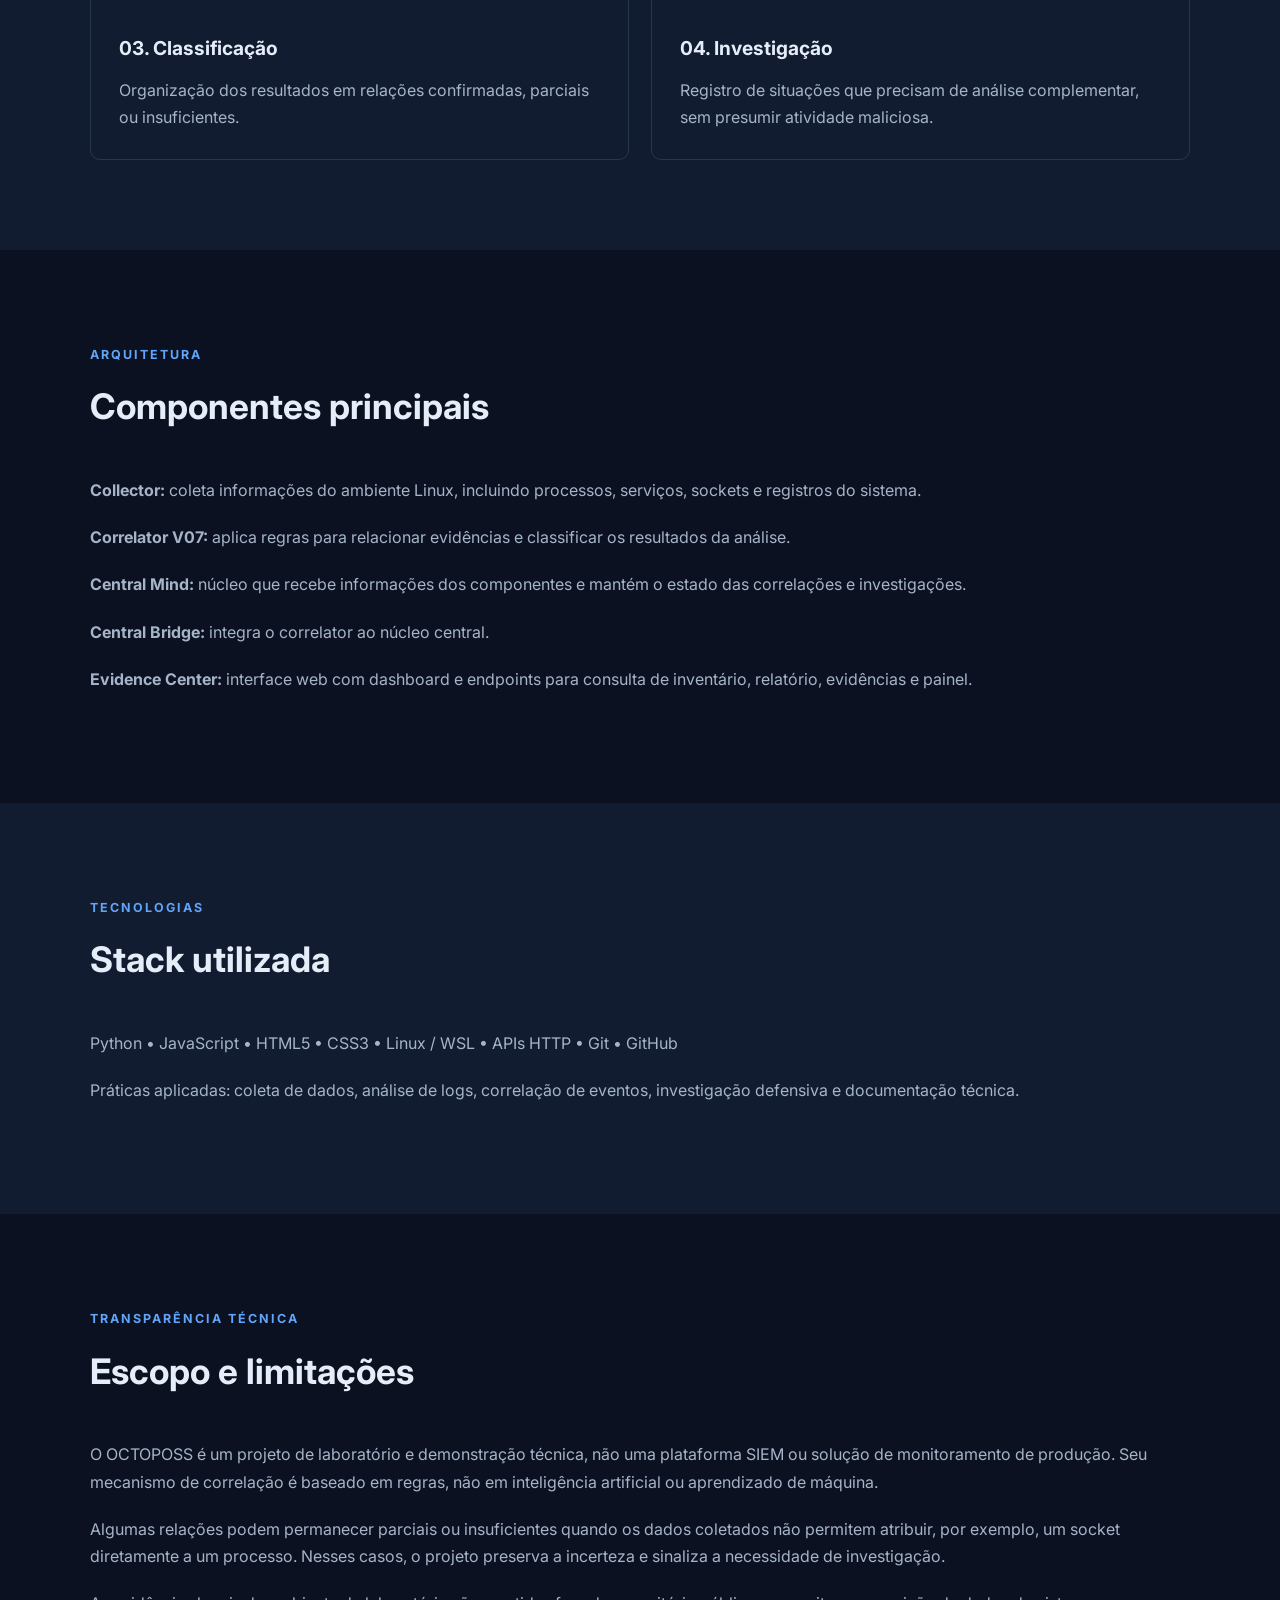
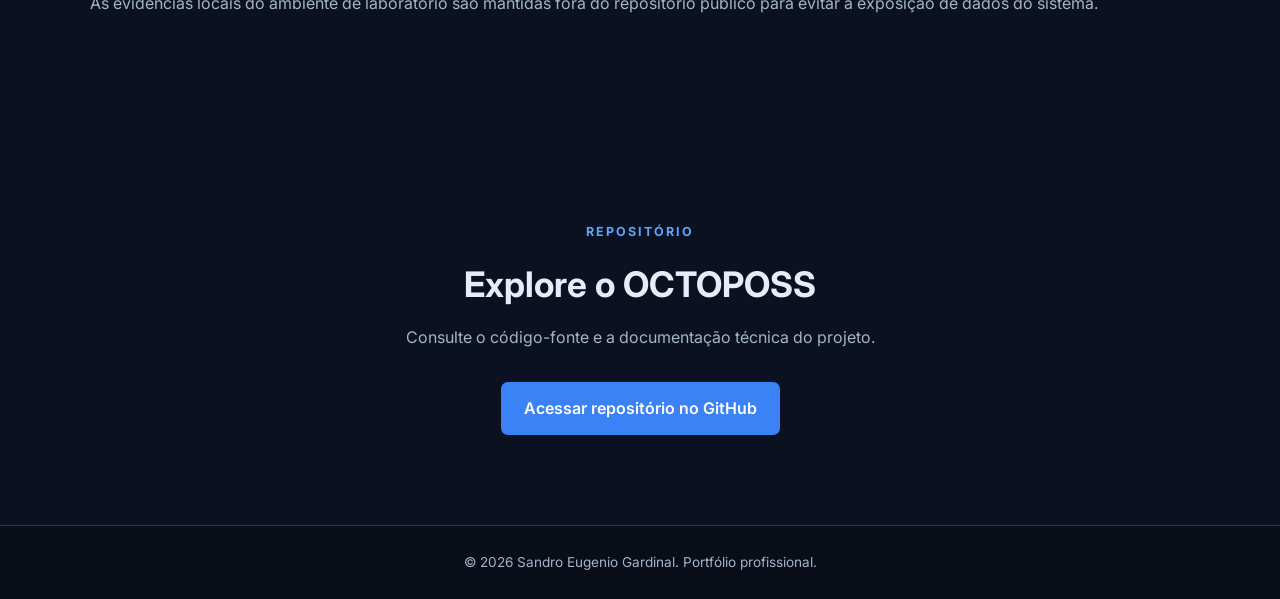
<file: projetos/octoposs.html>
<!DOCTYPE html>
<html lang="pt-BR">
<head>
    <meta charset="UTF-8">
    <meta name="viewport" content="width=device-width, initial-scale=1.0">
    <meta name="description" content="OCTOPOSS — projeto prático de Blue Team para coleta, correlação e investigação de evidências.">
    <meta name="author" content="Sandro Eugenio Gardinal">
    <title>OCTOPOSS | Projeto Blue Team</title>
    <link rel="stylesheet" href="../assets/css/style.css">
</head>
<body>

<header class="header">
    <nav class="navbar">
        <a href="../index.html" class="logo">SG<span>.</span></a>
        <ul class="nav-links">
            <li><a href="../index.html">Início</a></li>
            <li><a href="../index.html#projetos">Projetos</a></li>
            <li><a href="https://github.com/sandro469/OCTOPOSS" target="_blank" rel="noopener noreferrer">GitHub</a></li>
        </ul>
    </nav>
</header>

<main>
    <section class="hero project-hero">
        <div class="hero-content">
            <span class="eyebrow">PROJETO PRÁTICO • BLUE TEAM</span>
            <h1>🐙 OCTOPOSS</h1>
            <h2>Blue Team Evidence Center</h2>
            <p>
                Uma central de evidências desenvolvida em Python para
                coletar, organizar, correlacionar e investigar informações
                de um ambiente Linux.
            </p>
            <div class="hero-buttons">
                <a href="https://github.com/sandro469/OCTOPOSS"
                   class="btn btn-primary" target="_blank" rel="noopener noreferrer">
                    Ver código no GitHub
                </a>
                <a href="../index.html#projetos" class="btn btn-secondary">
                    Voltar ao portfólio
                </a>
            </div>
        </div>
    </section>

    <section class="section">
        <div class="section-heading">
            <span class="eyebrow">VISÃO GERAL</span>
            <h2>Sobre o projeto</h2>
        </div>
        <div class="about-content">
            <p>
                O OCTOPOSS é um laboratório defensivo criado para transformar
                informações técnicas do sistema em elementos que apoiem
                análise e investigação de segurança.
            </p>
            <p>
                Seu princípio é <strong>Evidence First</strong>: uma anomalia
                não é automaticamente considerada uma ameaça. As evidências
                disponíveis são analisadas e correlacionadas antes de qualquer
                conclusão.
            </p>
        </div>
    </section>

    <section class="section section-alt">
        <div class="section-heading">
            <span class="eyebrow">FLUXO DE ANÁLISE</span>
            <h2>Como funciona</h2>
            <p>O fluxo organiza as etapas de análise defensiva.</p>
        </div>
        <div class="projects-grid">
            <article class="project-card">
                <h3>01. Coleta</h3>
                <p>Levantamento de processos, serviços, sockets, logs e informações do sistema.</p>
            </article>
            <article class="project-card">
                <h3>02. Correlação</h3>
                <p>Busca por relações entre processos, serviços, conexões e eventos registrados.</p>
            </article>
            <article class="project-card">
                <h3>03. Classificação</h3>
                <p>Organização dos resultados em relações confirmadas, parciais ou insuficientes.</p>
            </article>
            <article class="project-card">
                <h3>04. Investigação</h3>
                <p>Registro de situações que precisam de análise complementar, sem presumir atividade maliciosa.</p>
            </article>
        </div>
    </section>

    <section class="section">
        <div class="section-heading">
            <span class="eyebrow">ARQUITETURA</span>
            <h2>Componentes principais</h2>
        </div>
        <div class="about-content">
            <p><strong>Collector:</strong> coleta informações do ambiente Linux, incluindo processos, serviços, sockets e registros do sistema.</p>
            <p><strong>Correlator V07:</strong> aplica regras para relacionar evidências e classificar os resultados da análise.</p>
            <p><strong>Central Mind:</strong> núcleo que recebe informações dos componentes e mantém o estado das correlações e investigações.</p>
            <p><strong>Central Bridge:</strong> integra o correlator ao núcleo central.</p>
            <p><strong>Evidence Center:</strong> interface web com dashboard e endpoints para consulta de inventário, relatório, evidências e painel.</p>
        </div>
    </section>

    <section class="section section-alt">
        <div class="section-heading">
            <span class="eyebrow">TECNOLOGIAS</span>
            <h2>Stack utilizada</h2>
        </div>
        <div class="about-content">
            <p>Python • JavaScript • HTML5 • CSS3 • Linux / WSL • APIs HTTP • Git • GitHub</p>
            <p>Práticas aplicadas: coleta de dados, análise de logs, correlação de eventos, investigação defensiva e documentação técnica.</p>
        </div>
    </section>

    <section class="section">
        <div class="section-heading">
            <span class="eyebrow">TRANSPARÊNCIA TÉCNICA</span>
            <h2>Escopo e limitações</h2>
        </div>
        <div class="about-content">
            <p>
                O OCTOPOSS é um projeto de laboratório e demonstração técnica,
                não uma plataforma SIEM ou solução de monitoramento de produção.
                Seu mecanismo de correlação é baseado em regras, não em
                inteligência artificial ou aprendizado de máquina.
            </p>
            <p>
                Algumas relações podem permanecer parciais ou insuficientes
                quando os dados coletados não permitem atribuir, por exemplo,
                um socket diretamente a um processo. Nesses casos, o projeto
                preserva a incerteza e sinaliza a necessidade de investigação.
            </p>
            <p>
                As evidências locais do ambiente de laboratório são mantidas
                fora do repositório público para evitar a exposição de dados
                do sistema.
            </p>
        </div>
    </section>

    <section class="section contact-section">
        <div class="section-heading">
            <span class="eyebrow">REPOSITÓRIO</span>
            <h2>Explore o OCTOPOSS</h2>
            <p>Consulte o código-fonte e a documentação técnica do projeto.</p>
        </div>
        <a href="https://github.com/sandro469/OCTOPOSS"
           class="btn btn-primary" target="_blank" rel="noopener noreferrer">
            Acessar repositório no GitHub
        </a>
    </section>
</main>

<footer class="footer">
    <p>© 2026 Sandro Eugenio Gardinal. Portfólio profissional.</p>
</footer>

</body>
</html>
</file>
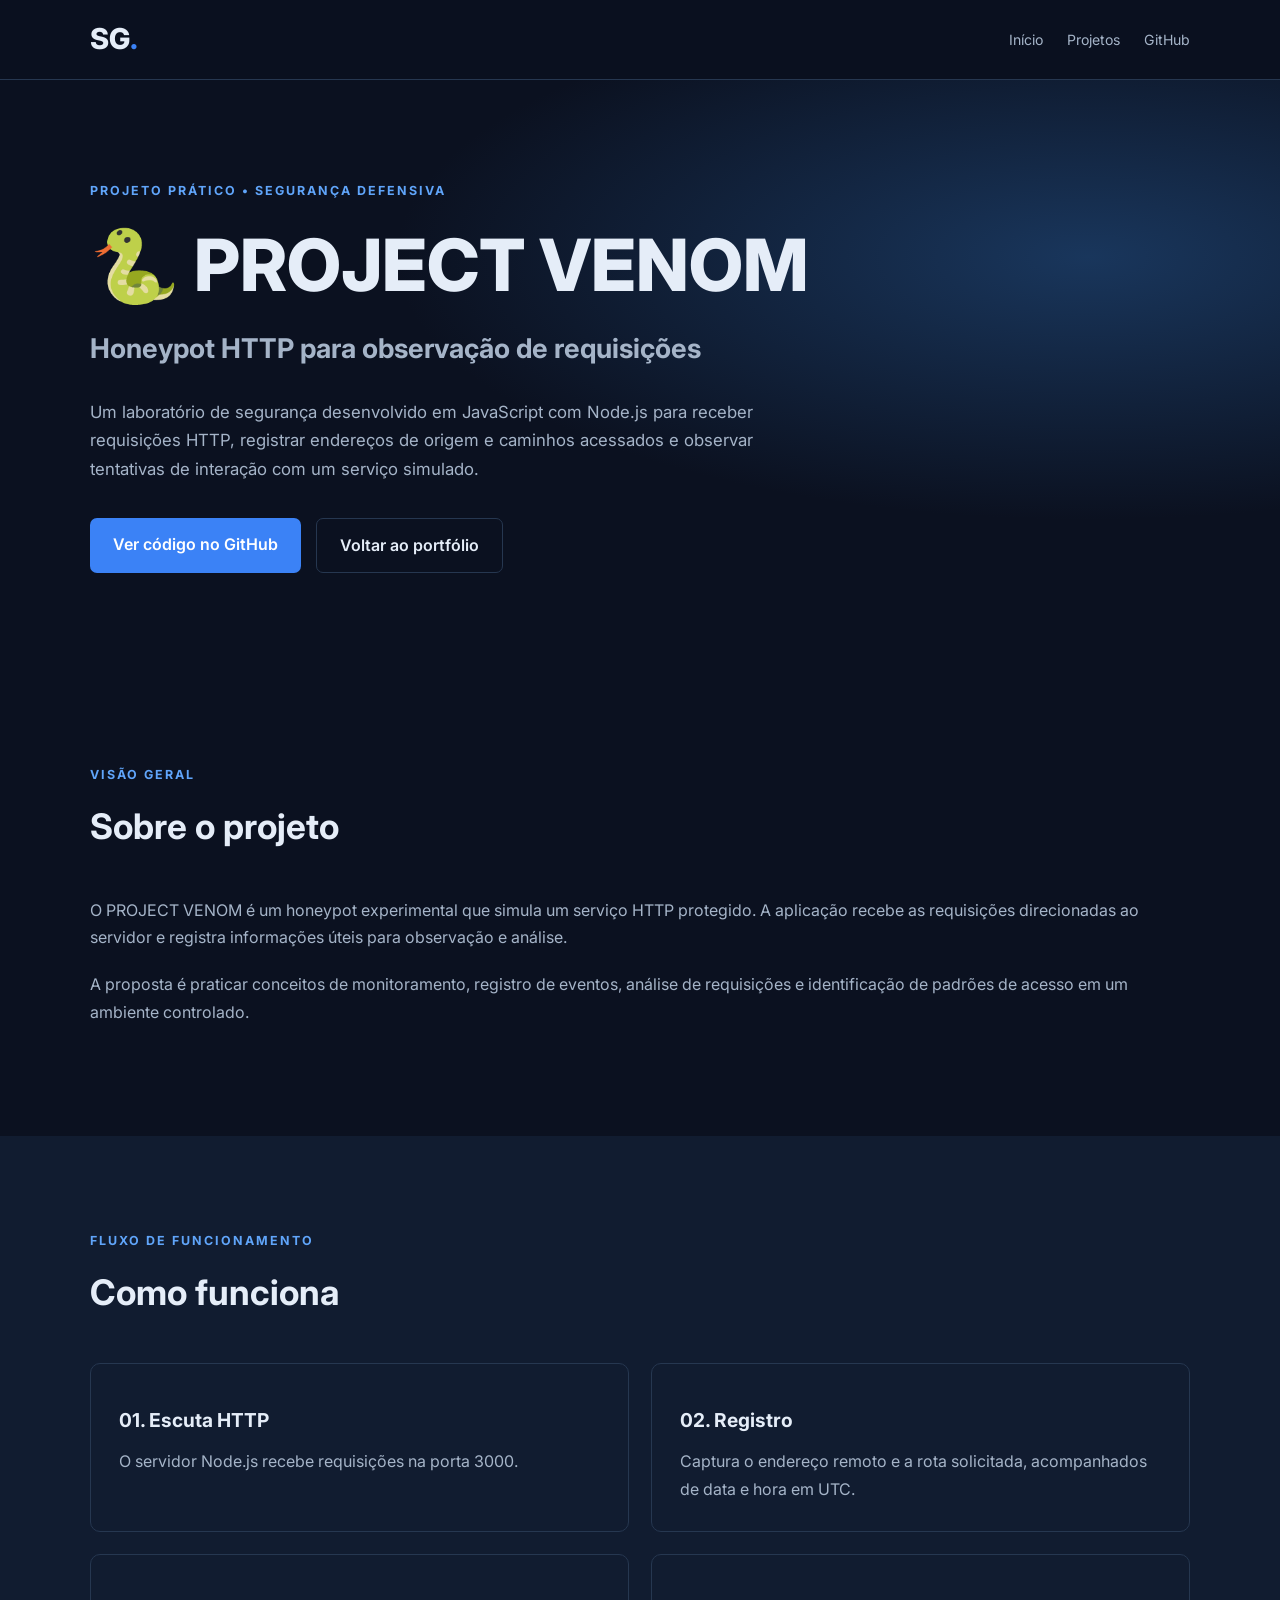
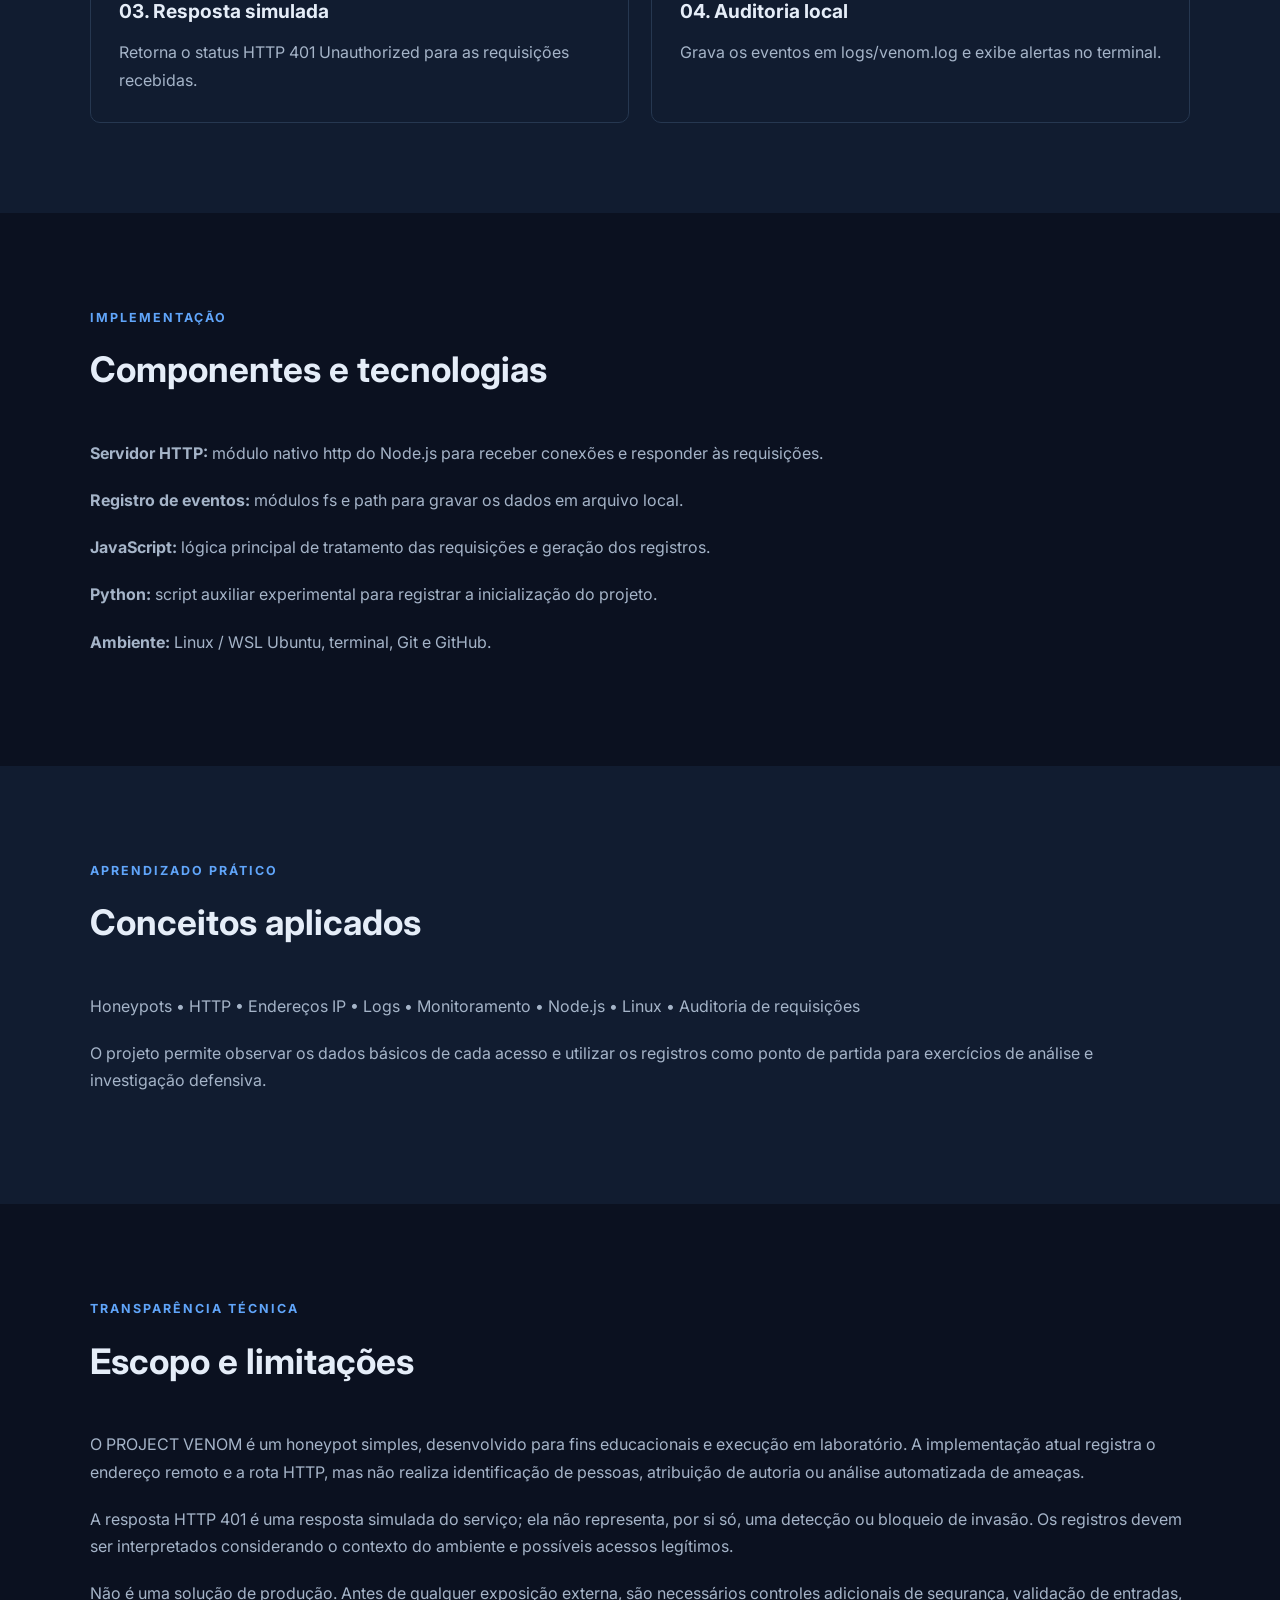
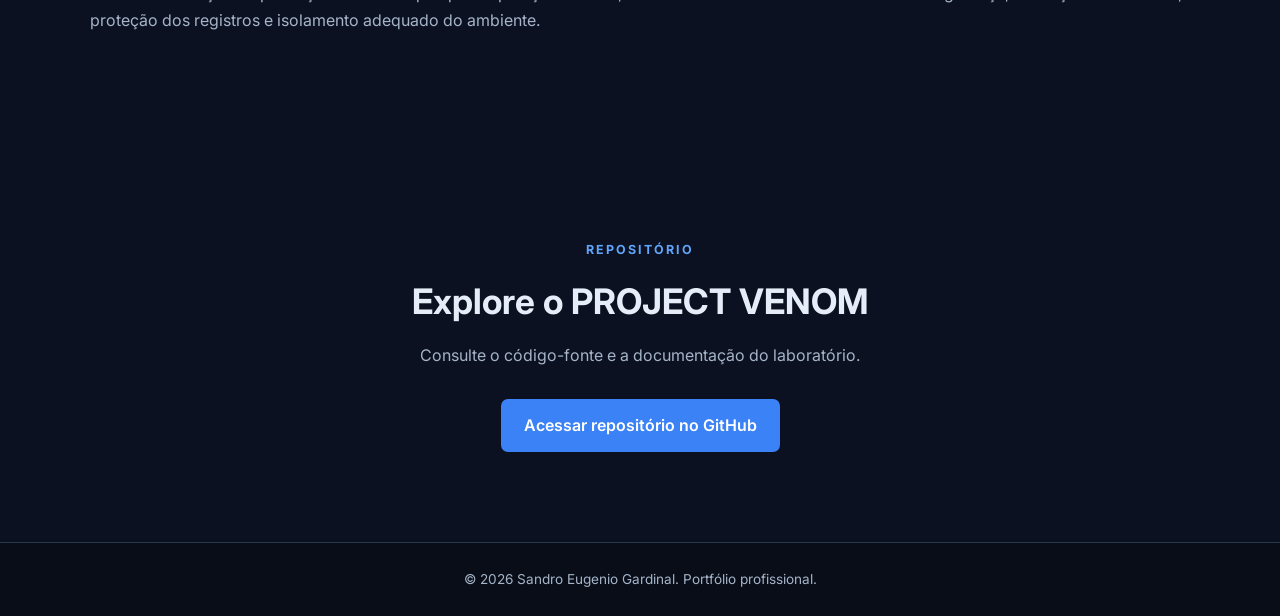
<file: projetos/project-venom.html>
<!DOCTYPE html>
<html lang="pt-BR">
<head>
    <meta charset="UTF-8">
    <meta name="viewport" content="width=device-width, initial-scale=1.0">
    <meta name="description" content="PROJECT VENOM — laboratório de honeypot para captura e registro de requisições HTTP suspeitas.">
    <meta name="author" content="Sandro Eugenio Gardinal">
    <title>PROJECT VENOM | Honeypot</title>
    <link rel="stylesheet" href="../assets/css/style.css">
</head>
<body>

<header class="header">
    <nav class="navbar">
        <a href="../index.html" class="logo">SG<span>.</span></a>
        <ul class="nav-links">
            <li><a href="../index.html">Início</a></li>
            <li><a href="../index.html#projetos">Projetos</a></li>
            <li><a href="https://github.com/sandro469/PROJECT_VENOM" target="_blank" rel="noopener noreferrer">GitHub</a></li>
        </ul>
    </nav>
</header>

<main>
    <section class="hero project-hero">
        <div class="hero-content">
            <span class="eyebrow">PROJETO PRÁTICO • SEGURANÇA DEFENSIVA</span>
            <h1>🐍 PROJECT VENOM</h1>
            <h2>Honeypot HTTP para observação de requisições</h2>
            <p>
                Um laboratório de segurança desenvolvido em JavaScript com Node.js
                para receber requisições HTTP, registrar endereços de origem e
                caminhos acessados e observar tentativas de interação com um serviço simulado.
            </p>
            <div class="hero-buttons">
                <a href="https://github.com/sandro469/PROJECT_VENOM"
                   class="btn btn-primary" target="_blank" rel="noopener noreferrer">
                    Ver código no GitHub
                </a>
                <a href="../index.html#projetos" class="btn btn-secondary">
                    Voltar ao portfólio
                </a>
            </div>
        </div>
    </section>

    <section class="section">
        <div class="section-heading">
            <span class="eyebrow">VISÃO GERAL</span>
            <h2>Sobre o projeto</h2>
        </div>
        <div class="about-content">
            <p>
                O PROJECT VENOM é um honeypot experimental que simula um serviço
                HTTP protegido. A aplicação recebe as requisições direcionadas
                ao servidor e registra informações úteis para observação e análise.
            </p>
            <p>
                A proposta é praticar conceitos de monitoramento, registro de eventos,
                análise de requisições e identificação de padrões de acesso em um
                ambiente controlado.
            </p>
        </div>
    </section>

    <section class="section section-alt">
        <div class="section-heading">
            <span class="eyebrow">FLUXO DE FUNCIONAMENTO</span>
            <h2>Como funciona</h2>
        </div>
        <div class="projects-grid">
            <article class="project-card">
                <h3>01. Escuta HTTP</h3>
                <p>O servidor Node.js recebe requisições na porta 3000.</p>
            </article>
            <article class="project-card">
                <h3>02. Registro</h3>
                <p>Captura o endereço remoto e a rota solicitada, acompanhados de data e hora em UTC.</p>
            </article>
            <article class="project-card">
                <h3>03. Resposta simulada</h3>
                <p>Retorna o status HTTP 401 Unauthorized para as requisições recebidas.</p>
            </article>
            <article class="project-card">
                <h3>04. Auditoria local</h3>
                <p>Grava os eventos em logs/venom.log e exibe alertas no terminal.</p>
            </article>
        </div>
    </section>

    <section class="section">
        <div class="section-heading">
            <span class="eyebrow">IMPLEMENTAÇÃO</span>
            <h2>Componentes e tecnologias</h2>
        </div>
        <div class="about-content">
            <p><strong>Servidor HTTP:</strong> módulo nativo http do Node.js para receber conexões e responder às requisições.</p>
            <p><strong>Registro de eventos:</strong> módulos fs e path para gravar os dados em arquivo local.</p>
            <p><strong>JavaScript:</strong> lógica principal de tratamento das requisições e geração dos registros.</p>
            <p><strong>Python:</strong> script auxiliar experimental para registrar a inicialização do projeto.</p>
            <p><strong>Ambiente:</strong> Linux / WSL Ubuntu, terminal, Git e GitHub.</p>
        </div>
    </section>

    <section class="section section-alt">
        <div class="section-heading">
            <span class="eyebrow">APRENDIZADO PRÁTICO</span>
            <h2>Conceitos aplicados</h2>
        </div>
        <div class="about-content">
            <p>Honeypots • HTTP • Endereços IP • Logs • Monitoramento • Node.js • Linux • Auditoria de requisições</p>
            <p>
                O projeto permite observar os dados básicos de cada acesso e
                utilizar os registros como ponto de partida para exercícios
                de análise e investigação defensiva.
            </p>
        </div>
    </section>

    <section class="section">
        <div class="section-heading">
            <span class="eyebrow">TRANSPARÊNCIA TÉCNICA</span>
            <h2>Escopo e limitações</h2>
        </div>
        <div class="about-content">
            <p>
                O PROJECT VENOM é um honeypot simples, desenvolvido para fins
                educacionais e execução em laboratório. A implementação atual
                registra o endereço remoto e a rota HTTP, mas não realiza
                identificação de pessoas, atribuição de autoria ou análise
                automatizada de ameaças.
            </p>
            <p>
                A resposta HTTP 401 é uma resposta simulada do serviço; ela não
                representa, por si só, uma detecção ou bloqueio de invasão.
                Os registros devem ser interpretados considerando o contexto
                do ambiente e possíveis acessos legítimos.
            </p>
            <p>
                Não é uma solução de produção. Antes de qualquer exposição
                externa, são necessários controles adicionais de segurança,
                validação de entradas, proteção dos registros e isolamento
                adequado do ambiente.
            </p>
        </div>
    </section>

    <section class="section contact-section">
        <div class="section-heading">
            <span class="eyebrow">REPOSITÓRIO</span>
            <h2>Explore o PROJECT VENOM</h2>
            <p>Consulte o código-fonte e a documentação do laboratório.</p>
        </div>
        <a href="https://github.com/sandro469/PROJECT_VENOM"
           class="btn btn-primary" target="_blank" rel="noopener noreferrer">
            Acessar repositório no GitHub
        </a>
    </section>
</main>

<footer class="footer">
    <p>© 2026 Sandro Eugenio Gardinal. Portfólio profissional.</p>
</footer>

</body>
</html>
</file>
<file: assets/css/style.css>
@import url('https://fonts.googleapis.com/css2?family=Inter:wght@400;500;600;700;800&display=swap');

:root {
    --background: #0b1120;
    --surface: #111c30;
    --surface-alt: #152238;
    --primary: #3b82f6;
    --primary-light: #60a5fa;
    --text: #e5edf8;
    --muted: #a5b4c8;
    --border: #263750;
}

* {
    margin: 0;
    padding: 0;
    box-sizing: border-box;
    scroll-behavior: smooth;
}

body {
    font-family: 'Inter', sans-serif;
    background: var(--background);
    color: var(--text);
    line-height: 1.7;
}

a {
    color: inherit;
    text-decoration: none;
}

.header {
    position: sticky;
    top: 0;
    z-index: 100;
    background: rgba(11, 17, 32, 0.95);
    border-bottom: 1px solid var(--border);
    backdrop-filter: blur(12px);
}

.navbar {
    max-width: 1150px;
    margin: auto;
    min-height: 76px;
    padding: 15px 25px;
    display: flex;
    justify-content: space-between;
    align-items: center;
    gap: 20px;
}

.logo {
    font-size: 1.8rem;
    font-weight: 800;
}

.logo span {
    color: var(--primary);
}

.nav-links {
    display: flex;
    list-style: none;
    gap: 24px;
    flex-wrap: wrap;
}

.nav-links a {
    color: var(--muted);
    font-size: 0.88rem;
    transition: 0.3s;
}

.nav-links a:hover {
    color: var(--primary-light);
}

.hero {
    min-height: 590px;
    display: flex;
    align-items: center;
    padding: 90px 25px;
    background:
        radial-gradient(ellipse at 85% 30%, #19365c 0%, transparent 45%),
        var(--background);
}

.hero-content {
    width: 100%;
    max-width: 1100px;
    margin: auto;
}

.eyebrow {
    color: var(--primary-light);
    font-size: 0.78rem;
    font-weight: 700;
    letter-spacing: 2px;
}

.hero h1 {
    font-size: clamp(2.4rem, 6vw, 4.5rem);
    line-height: 1.15;
    margin: 20px 0;
    font-weight: 800;
}

.hero h2 {
    font-size: clamp(1.1rem, 3vw, 1.7rem);
    color: var(--muted);
    margin-bottom: 25px;
}

.hero h2 span {
    color: var(--primary);
}

.hero p {
    max-width: 720px;
    color: var(--muted);
    font-size: 1.05rem;
}

.hero-buttons {
    display: flex;
    gap: 15px;
    flex-wrap: wrap;
    margin-top: 35px;
}

.btn {
    display: inline-block;
    padding: 13px 23px;
    border-radius: 7px;
    font-weight: 600;
    transition: 0.3s;
}

.btn-primary {
    background: var(--primary);
    color: white;
}

.btn-primary:hover {
    background: #2563eb;
    transform: translateY(-2px);
}

.btn-secondary {
    border: 1px solid var(--border);
    color: var(--text);
}

.btn-secondary:hover {
    border-color: var(--primary);
    color: var(--primary-light);
}

.section {
    padding: 90px 25px;
}

.section-alt {
    background: var(--surface);
}

.section-heading {
    max-width: 1100px;
    margin: 0 auto 40px;
}

.section-heading h2 {
    font-size: 2.2rem;
    margin: 10px 0;
}

.section-heading p {
    color: var(--muted);
}

.about-content {
    max-width: 1100px;
    margin: auto;
    color: var(--muted);
}

.about-content p {
    margin-bottom: 20px;
}

.skills-grid,
.projects-grid,
.formation-grid {
    max-width: 1100px;
    margin: auto;
    display: grid;
    grid-template-columns: repeat(2, 1fr);
    gap: 22px;
}

.skill-card,
.project-card,
.formation-card {
    background: var(--surface);
    padding: 28px;
    border: 1px solid var(--border);
    border-radius: 10px;
    transition: 0.3s;
}

.section-alt .skill-card,
.section-alt .formation-card {
    background: var(--background);
}

.skill-card:hover,
.project-card:hover,
.formation-card:hover {
    transform: translateY(-5px);
    border-color: var(--primary);
}

.skill-card h3,
.project-card h3,
.formation-card h3 {
    font-size: 1.2rem;
    margin-bottom: 12px;
}

.skill-card p,
.project-card p,
.formation-card p {
    color: var(--muted);
}

.project-category {
    color: var(--primary-light);
    font-size: 0.75rem;
    font-weight: 700;
    letter-spacing: 1px;
}

.project-card h3 {
    margin-top: 12px;
}

.project-card a,
.formation-card a,
.text-link {
    display: inline-block;
    margin-top: 20px;
    color: var(--primary-light);
    font-weight: 600;
}

.project-card a:hover,
.formation-card a:hover,
.text-link:hover {
    color: white;
}

.center-action {
    max-width: 1100px;
    margin: 35px auto 0;
    text-align: center;
}

.contact-section {
    text-align: center;
}

.contact-section .section-heading {
    margin-bottom: 30px;
}

.footer {
    padding: 25px;
    text-align: center;
    background: #080d18;
    border-top: 1px solid var(--border);
    color: var(--muted);
    font-size: 0.85rem;
}

@media (max-width: 768px) {
    .navbar {
        flex-direction: column;
    }

    .nav-links {
        justify-content: center;
        gap: 12px 18px;
    }

    .hero {
        min-height: auto;
        padding: 75px 22px;
    }

    .section {
        padding: 65px 22px;
    }

    .skills-grid,
    .projects-grid,
    .formation-grid {
        grid-template-columns: 1fr;
    }
}
</file>
